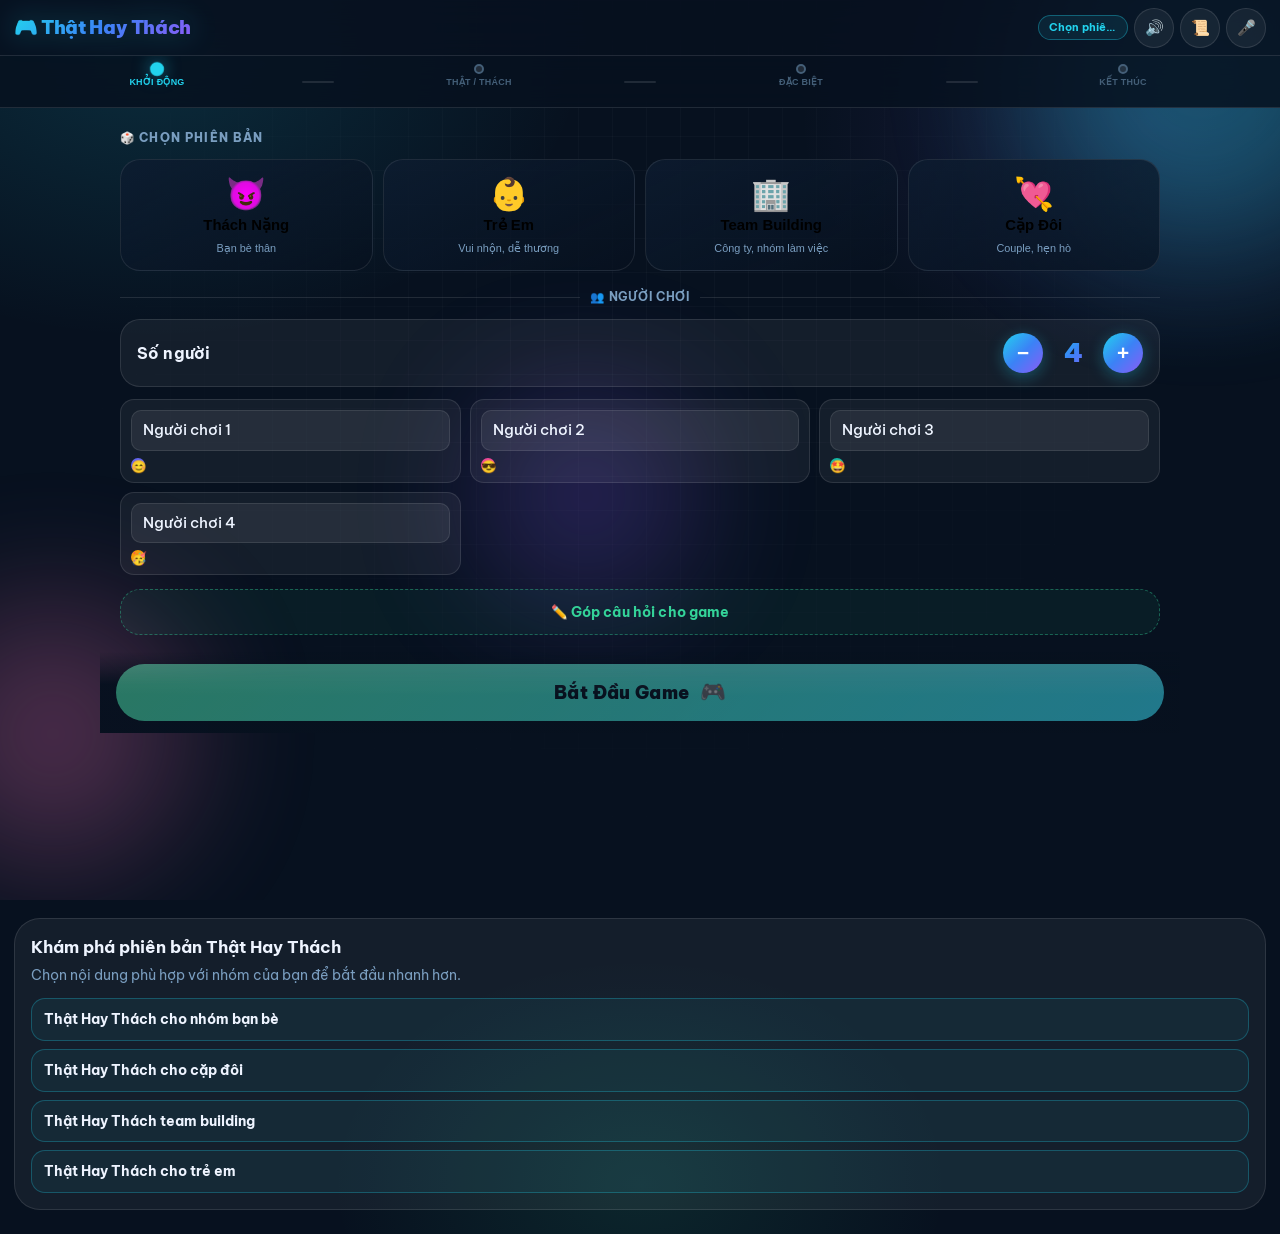
<file: index.html>
<!DOCTYPE html>
<html lang="vi">

<head>
    <meta charset="UTF-8">
    <meta name="viewport" content="width=device-width, initial-scale=1.0, maximum-scale=5.0">
    <title>Thật Hay Thách - Party Game Việt Nam | Truth or Dare Online</title>
    <meta name="description" content="Trò chơi Thật Hay Thách online miễn phí cho nhóm bạn bè, cặp đôi, team building và trẻ em. Hàng trăm câu hỏi và thử thách thú vị!">
    <meta name="keywords" content="thật hay thách, truth or dare việt nam, game nhóm bạn, game cặp đôi, game team building, trò chơi trẻ em, câu hỏi thật hay thách">
    <link rel="canonical" href="https://thathaythach.online/">
    <meta property="og:type" content="website">
    <meta property="og:title" content="Thật Hay Thách - Party Game Việt Nam">
    <meta property="og:description" content="Chơi Thật Hay Thách online miễn phí cho bạn bè, cặp đôi, team building và trẻ em.">
    <meta property="og:url" content="https://thathaythach.online/">
    <meta property="og:site_name" content="Thật Hay Thách">
    <meta property="og:locale" content="vi_VN">
    <meta name="twitter:card" content="summary_large_image">
    <meta name="twitter:title" content="Thật Hay Thách - Party Game Việt Nam">
    <meta name="twitter:description" content="Trò chơi Thật Hay Thách online miễn phí cho mọi nhóm chơi.">
    <link rel="preconnect" href="https://fonts.googleapis.com">
    <link rel="preconnect" href="https://fonts.gstatic.com" crossorigin>
    <link href="https://fonts.googleapis.com/css2?family=Be+Vietnam+Pro:wght@400;500;600;700;800;900&display=swap" rel="stylesheet">
    <link rel="icon" type="image/svg+xml" href="favicon.svg?v=1">
    <link rel="shortcut icon" href="favicon.svg?v=1">
    <link rel="stylesheet" href="styles.css?v=20260414g">
    <!-- PWA -->
    <link rel="manifest" href="manifest.json">
    <meta name="theme-color" content="#22d3ee">
    <meta name="apple-mobile-web-app-capable" content="yes">
    <meta name="apple-mobile-web-app-status-bar-style" content="black-translucent">
    <meta name="mobile-web-app-capable" content="yes">
    <meta name="format-detection" content="telephone=no">
</head>

<body>
    <!-- Background Effects -->
    <div class="bg-effects" aria-hidden="true">
        <div class="orb orb-1"></div>
        <div class="orb orb-2"></div>
        <div class="orb orb-3"></div>
    </div>

    <!-- ===== TOP HEADER ===== -->
    <header class="header" id="appHeader">
        <h1 class="logo">🎮 Thật Hay Thách</h1>
        <div class="header-right">
            <div class="game-mode-badge" id="currentModeBadge">Chọn phiên bản</div>
            <button class="btn-icon" id="toggleSound" title="Bật/Tắt Âm Thanh" aria-label="Âm thanh">🔊</button>
            <button class="btn-icon" id="openHistory" title="Lịch Sử" aria-label="Lịch sử">📜</button>
            <button class="btn-icon" id="toggleMCMode" title="Chế Độ MC" aria-label="Chế độ MC">🎤</button>
        </div>
    </header>

    <!-- MC Mode Banner -->
    <div class="mc-banner" id="mcModeBanner">
        <span>🎤 CHẾ ĐỘ MC — Chỉ bạn thấy</span>
        <button class="btn-mc-hide" id="hideAnswerBtn">👁️ Ẩn/Hiện</button>
    </div>

    <!-- ===== STEP PROGRESS BAR ===== -->
    <div class="step-bar-wrap">
        <nav class="step-bar" role="tablist" aria-label="Các bước chơi game">
            <button class="step-btn active" data-step="0" role="tab" aria-selected="true">
                <span class="step-dot"></span>
                <span class="step-lbl">Khởi Động</span>
            </button>
            <div class="step-line"></div>
            <button class="step-btn" data-step="1" role="tab" aria-selected="false">
                <span class="step-dot"></span>
                <span class="step-lbl">Thật / Thách</span>
            </button>
            <div class="step-line"></div>
            <button class="step-btn" data-step="2" role="tab" aria-selected="false">
                <span class="step-dot"></span>
                <span class="step-lbl">Đặc Biệt</span>
            </button>
            <div class="step-line"></div>
            <button class="step-btn" data-step="3" role="tab" aria-selected="false">
                <span class="step-dot"></span>
                <span class="step-lbl">Kết Thúc</span>
            </button>
        </nav>
    </div>

    <!-- ===== MAIN CONTENT ===== -->
    <main class="app-main" id="appMain">

        <!-- ── STEP 0 : Setup ── -->
        <section class="screen active" id="step0" role="tabpanel">

            <!-- Mode Selection -->
            <div class="section-label">🎲 Chọn Phiên Bản</div>
            <div class="mode-grid">
                <button class="mode-card" data-mode="thach-nang">
                    <span class="mode-icon">😈</span>
                    <span class="mode-name">Thách Nặng</span>
                    <span class="mode-sub">Bạn bè thân</span>
                </button>
                <button class="mode-card" data-mode="tre-em">
                    <span class="mode-icon">👶</span>
                    <span class="mode-name">Trẻ Em</span>
                    <span class="mode-sub">Vui nhộn, dễ thương</span>
                </button>
                <button class="mode-card" data-mode="team-building">
                    <span class="mode-icon">🏢</span>
                    <span class="mode-name">Team Building</span>
                    <span class="mode-sub">Công ty, nhóm làm việc</span>
                </button>
                <button class="mode-card" data-mode="cap-doi">
                    <span class="mode-icon">💘</span>
                    <span class="mode-name">Cặp Đôi</span>
                    <span class="mode-sub">Couple, hẹn hò</span>
                </button>
            </div>

            <!-- Divider -->
            <div class="divider">
                <span>👥 Người Chơi</span>
            </div>

            <!-- Player Count -->
            <div class="player-count-row">
                <span class="count-label">Số người</span>
                <div class="count-ctrl">
                    <button class="btn-cnt" id="decreaseTeam" aria-label="Giảm">−</button>
                    <span class="cnt-val" id="teamCount">4</span>
                    <button class="btn-cnt" id="increaseTeam" aria-label="Tăng">+</button>
                </div>
            </div>

            <!-- Player Inputs -->
            <div class="players-grid" id="teamsContainer"></div>

            <!-- Contribute link -->
            <button class="btn-contribute-link" id="openContribute">✏️ Góp câu hỏi cho game</button>

            <!-- Fixed Bottom CTA -->
            <div class="bottom-cta">
                <button class="btn-start" id="startGame">
                    <span>Bắt Đầu Game</span>
                    <span class="btn-start-icon">🎮</span>
                </button>
            </div>
        </section>

        <!-- ── STEP 1 : Truth or Dare ── -->
        <section class="screen" id="step1" role="tabpanel">

            <!-- Player Turn Banner -->
            <div class="turn-banner" id="playerTurnIndicator">
                <span class="turn-tag">Đến lượt</span>
                <span class="turn-avatar" id="currentPlayerAvatar">😊</span>
                <span class="turn-name" id="currentPlayerName">Người chơi 1</span>
            </div>

            <!-- Question Card -->
            <div class="q-card" id="questionCard">
                <span class="q-badge" id="qBadge">Câu hỏi / Nhiệm vụ</span>
                <p class="q-text" id="questionText">Chọn Thật hoặc Thách để bắt đầu!</p>
            </div>

            <!-- Truth / Dare Buttons -->
            <div class="td-row">
                <button class="btn-truth" id="randomQuestion">
                    <span class="td-icon">💬</span>
                    <span class="td-label">THẬT</span>
                </button>
                <button class="btn-dare" id="randomTask">
                    <span class="td-icon">🔥</span>
                    <span class="td-label">THÁCH</span>
                </button>
            </div>

            <!-- Secondary Actions -->
            <div class="secondary-row">
                <button class="btn-sec btn-timer-sec" id="startTimer">⏱️ Đếm Giờ</button>
                <button class="btn-sec btn-next-turn" id="nextTurn">➡️ Kế Tiếp</button>
            </div>

            <!-- Advance to next step -->
            <button class="btn-advance" id="toStep2">Vòng Đặc Biệt →</button>
        </section>

        <!-- ── STEP 2 : Special Round ── -->
        <section class="screen" id="step2" role="tabpanel">

            <div class="screen-title">
                <span class="title-icon">🌟</span>
                <div>
                    <h2>Vòng Đặc Biệt</h2>
                    <p>Thách cao trào — Cơ hội đảo ngược!</p>
                </div>
            </div>

            <!-- Special Card -->
            <div class="q-card special-q-card" id="specialCard">
                <span class="q-badge q-badge-special">⭐ Đặc Biệt</span>
                <p class="q-text">Vòng cao trào!</p>
            </div>

            <!-- Power-up Buttons -->
            <div class="power-row">
                <button class="btn-power-up" id="doublePoints">✨ Nhân Đôi Điểm</button>
                <button class="btn-power-up btn-steal" id="stealPoints">🔥 Cướp Điểm</button>
            </div>

            <!-- Draw Special Challenge -->
            <button class="btn-draw" id="randomSpecial">🎲 Bốc Thách Đặc Biệt</button>

            <button class="btn-advance" id="toStep3">Kết Thúc Game →</button>
        </section>

        <!-- ── STEP 3 : Results ── -->
        <section class="screen" id="step3" role="tabpanel">

            <div class="screen-title">
                <span class="title-icon">🏆</span>
                <div>
                    <h2>Kết Thúc</h2>
                    <p>Tổng kết và công bố người thắng!</p>
                </div>
            </div>

            <!-- Winner Banner -->
            <div class="winner-banner" id="winnerAnnouncement"></div>

            <!-- Results Grid -->
            <div class="results-grid" id="resultsContainer"></div>

            <!-- Punishment Section -->
            <div class="punishment-section">
                <div class="punishment-header">😈 Hình Phạt Cho Đội Thua</div>
                <div class="punishment-btns">
                    <button class="btn-punish btn-punish-light"  data-level="light">😅 Nhẹ</button>
                    <button class="btn-punish btn-punish-medium" data-level="medium">😰 Vừa</button>
                    <button class="btn-punish btn-punish-heavy"  data-level="heavy">🔥 Nặng</button>
                </div>
                <div class="punishment-card glass-card" id="punishmentCard">
                    <p>Nhấn chọn mức độ để bốc hình phạt!</p>
                </div>
            </div>

            <button class="btn-replay" id="playAgain">🔄 Chơi Lại</button>
        </section>

    </main>

    <section class="seo-hub" aria-label="Khám phá phiên bản game">
        <div class="seo-hub-inner">
            <h2>Khám phá phiên bản Thật Hay Thách</h2>
            <p>Chọn nội dung phù hợp với nhóm của bạn để bắt đầu nhanh hơn.</p>
            <div class="seo-link-grid">
                <a href="that-hay-thach-ban-be.html">Thật Hay Thách cho nhóm bạn bè</a>
                <a href="that-hay-thach-cap-doi.html">Thật Hay Thách cho cặp đôi</a>
                <a href="that-hay-thach-team-building.html">Thật Hay Thách team building</a>
                <a href="that-hay-thach-tre-em.html">Thật Hay Thách cho trẻ em</a>
            </div>
        </div>
    </section>

    <!-- Score Panel (Floating) -->
    <aside class="score-panel" id="scorePanel">
        <h3>📊 Điểm</h3>
        <div class="scores" id="scoresDisplay"></div>
    </aside>

    <!-- ────── MODALS ────── -->

    <!-- Timer Modal -->
    <div class="modal" id="timerModal" role="dialog" aria-modal="true" aria-label="Đếm giờ">
        <div class="modal-box">
            <button class="modal-close" id="closeTimer" aria-label="Đóng">✕</button>
            <div class="timer-num" id="timerDisplay">60</div>
            <div class="timer-opts">
                <button class="timer-opt" id="timer30">30s</button>
                <button class="timer-opt active" id="timer60">60s</button>
                <button class="timer-opt" id="timer90">90s</button>
            </div>
            <button class="btn-modal-primary" id="timerStart">▶️ Bắt Đầu</button>
        </div>
    </div>

    <!-- Score Edit Modal -->
    <div class="modal" id="scoreModal" role="dialog" aria-modal="true" aria-label="Cập nhật điểm">
        <div class="modal-box">
            <button class="modal-close" id="closeScore" aria-label="Đóng">✕</button>
            <h3 class="modal-title">📊 Cập Nhật Điểm</h3>
            <div class="score-edit" id="scoreEdit"></div>
        </div>
    </div>

    <!-- Contribute Modal -->
    <div class="modal" id="contributeModal" role="dialog" aria-modal="true" aria-label="Góp câu hỏi">
        <div class="modal-box modal-tall">
            <button class="modal-close" id="closeContribute" aria-label="Đóng">✕</button>
            <h3 class="modal-title">✏️ Góp Câu Hỏi</h3>
            <p class="modal-sub">Chia sẻ ý tưởng để game thêm vui!</p>
            <div class="form-stack">
                <label class="form-label">Phiên Bản</label>
                <select class="form-select" id="contributeMode">
                    <option value="thach-nang">😈 Thách Nặng</option>
                    <option value="tre-em">👶 Trẻ Em</option>
                    <option value="team-building">🏢 Team Building</option>
                    <option value="cap-doi">💘 Cặp Đôi</option>
                </select>
                <label class="form-label">Loại Nội Dung</label>
                <select class="form-select" id="contributeType">
                    <option value="questions">❓ Câu Hỏi</option>
                    <option value="tasks">🎭 Nhiệm Vụ</option>
                    <option value="challenges">⚡ Thử Thách</option>
                    <option value="special">⭐ Đặc Biệt</option>
                </select>
                <label class="form-label">Nội Dung</label>
                <textarea class="form-textarea" id="contributeContent" placeholder="Nhập câu hỏi hoặc thử thách của bạn..."></textarea>
                <div class="contrib-stat">📊 Đã góp: <strong id="userContribCount">0</strong> câu</div>
                <button class="btn-modal-primary" id="submitContribution">🚀 Gửi Góp Ý</button>
            </div>
            <div class="contrib-list" id="contributedList">
                <div class="contrib-list-title">📝 Câu Đã Góp</div>
                <div id="contributedItems"></div>
            </div>
        </div>
    </div>

    <!-- History Modal -->
    <div class="modal" id="historyModal" role="dialog" aria-modal="true" aria-label="Lịch sử">
        <div class="modal-box modal-tall">
            <button class="modal-close" id="closeHistory" aria-label="Đóng">✕</button>
            <h3 class="modal-title">📜 Lịch Sử Ván Chơi</h3>
            <div class="history-list" id="historyList"></div>
            <div class="history-acts">
                <button class="btn-ghost" id="clearHistory">🗑️ Xóa</button>
                <button class="btn-ghost" id="exportHistory">📤 Xuất PDF</button>
            </div>
        </div>
    </div>

    <!-- Punishment Modal -->
    <div class="modal" id="punishmentModal" role="dialog" aria-modal="true" aria-label="Hình phạt">
        <div class="modal-box">
            <span class="punish-emoji" id="punishmentEmoji">😈</span>
            <p class="punish-text" id="punishmentText">Hình phạt sẽ hiển thị ở đây</p>
            <button class="btn-modal-primary" id="closePunishment">Đã Hiểu! 👍</button>
        </div>
    </div>

    <!-- Toast Container -->
    <div class="toast-wrap" id="toastContainer" aria-live="polite"></div>

    <!-- Achievement Popup -->
    <div class="achievement-popup" id="achievementPopup" aria-live="assertive">
        <div class="achievement-box">
            <span class="ach-icon" id="achievementIcon">🏅</span>
            <span class="ach-title" id="achievementTitle">Thành Tựu Mới!</span>
            <span class="ach-desc" id="achievementDesc">Bạn đã đạt được thành tựu</span>
        </div>
    </div>

    <!-- Confetti -->
    <div id="confetti" aria-hidden="true"></div>

    <script src="app.js?v=20260414c" charset="UTF-8"></script>
    <script type="application/ld+json">
        {
          "@context": "https://schema.org",
          "@type": "WebSite",
          "name": "Thật Hay Thách",
          "url": "https://thathaythach.online/",
          "inLanguage": "vi",
          "description": "Trò chơi Thật Hay Thách online miễn phí cho nhóm bạn bè, cặp đôi, team building và trẻ em."
        }
    </script>
    <script>
        // ── PWA ──
        if ('serviceWorker' in navigator) {
            navigator.serviceWorker.register('sw.js').catch(() => {});
        }
    </script>
</body>

</html>
</file>
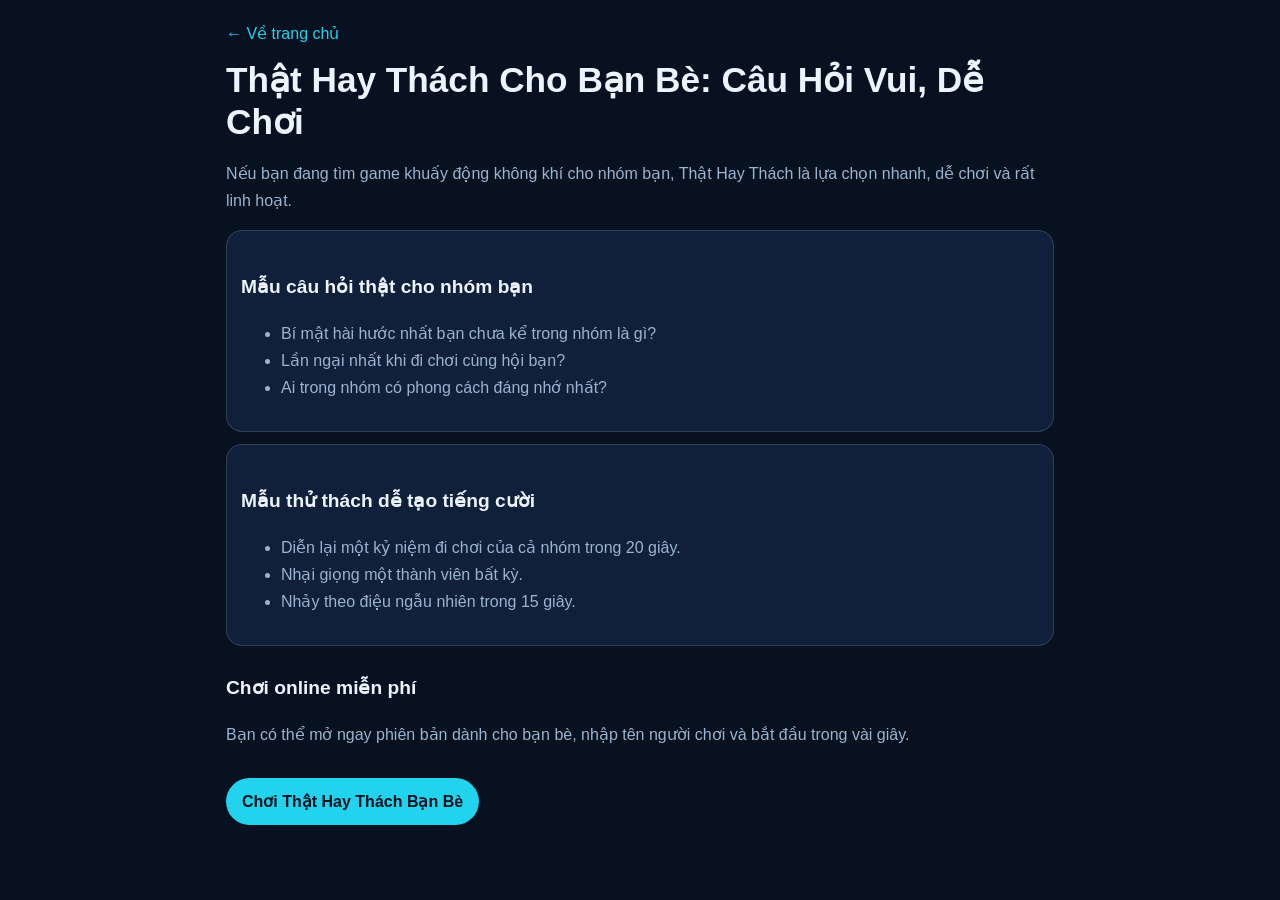
<file: that-hay-thach-ban-be.html>
<!DOCTYPE html>
<html lang="vi">
<head>
  <meta charset="UTF-8">
  <meta name="viewport" content="width=device-width, initial-scale=1.0">
  <title>Thật Hay Thách Cho Bạn Bè - Câu Hỏi Vui, Dễ Chơi</title>
  <meta name="description" content="Tổng hợp cách chơi Thật Hay Thách cho nhóm bạn bè: câu hỏi thật vui, thử thách hài hước, mẹo chơi không ngại ngùng và link chơi online miễn phí.">
  <meta name="keywords" content="thật hay thách bạn bè, câu hỏi thật cho bạn bè, thử thách vui nhóm bạn">
  <link rel="canonical" href="https://thathaythach.online/that-hay-thach-ban-be.html">
  <link rel="icon" type="image/svg+xml" href="favicon.svg">
  <meta property="og:type" content="article">
  <meta property="og:title" content="Thật Hay Thách Cho Bạn Bè - Câu Hỏi Vui, Dễ Chơi">
  <meta property="og:description" content="Mẫu câu hỏi Thật Hay Thách cho nhóm bạn bè và link chơi online miễn phí.">
  <meta property="og:url" content="https://thathaythach.online/that-hay-thach-ban-be.html">
  <style>
    :root { --bg:#07111f; --card:#10203a; --txt:#eef4ff; --muted:#9bb4cf; --line:rgba(255,255,255,.14); --brand:#22d3ee; }
    * { box-sizing: border-box; }
    body { margin:0; font-family:'Be Vietnam Pro',sans-serif; background:var(--bg); color:var(--txt); line-height:1.7; }
    .wrap { max-width:860px; margin:0 auto; padding:20px 16px 48px; }
    h1 { font-size:clamp(1.5rem,5vw,2.2rem); line-height:1.2; margin:12px 0; }
    h2 { margin-top:26px; font-size:1.2rem; }
    p,li { color:var(--muted); }
    .card { border:1px solid var(--line); background:var(--card); border-radius:16px; padding:14px; }
    .cta { display:inline-block; margin-top:14px; background:var(--brand); color:#04111f; padding:10px 16px; border-radius:999px; text-decoration:none; font-weight:800; }
    .back { color:var(--brand); text-decoration:none; }
  </style>
</head>
<body>
  <main class="wrap">
    <a class="back" href="index.html">← Về trang chủ</a>
    <h1>Thật Hay Thách Cho Bạn Bè: Câu Hỏi Vui, Dễ Chơi</h1>
    <p>Nếu bạn đang tìm game khuấy động không khí cho nhóm bạn, Thật Hay Thách là lựa chọn nhanh, dễ chơi và rất linh hoạt.</p>

    <section class="card">
      <h2>Mẫu câu hỏi thật cho nhóm bạn</h2>
      <ul>
        <li>Bí mật hài hước nhất bạn chưa kể trong nhóm là gì?</li>
        <li>Lần ngại nhất khi đi chơi cùng hội bạn?</li>
        <li>Ai trong nhóm có phong cách đáng nhớ nhất?</li>
      </ul>
    </section>

    <section class="card" style="margin-top:12px;">
      <h2>Mẫu thử thách dễ tạo tiếng cười</h2>
      <ul>
        <li>Diễn lại một kỷ niệm đi chơi của cả nhóm trong 20 giây.</li>
        <li>Nhại giọng một thành viên bất kỳ.</li>
        <li>Nhảy theo điệu ngẫu nhiên trong 15 giây.</li>
      </ul>
    </section>

    <h2>Chơi online miễn phí</h2>
    <p>Bạn có thể mở ngay phiên bản dành cho bạn bè, nhập tên người chơi và bắt đầu trong vài giây.</p>
    <a class="cta" href="index.html?mode=thach-nang">Chơi Thật Hay Thách Bạn Bè</a>
  </main>
</body>
</html>
</file>
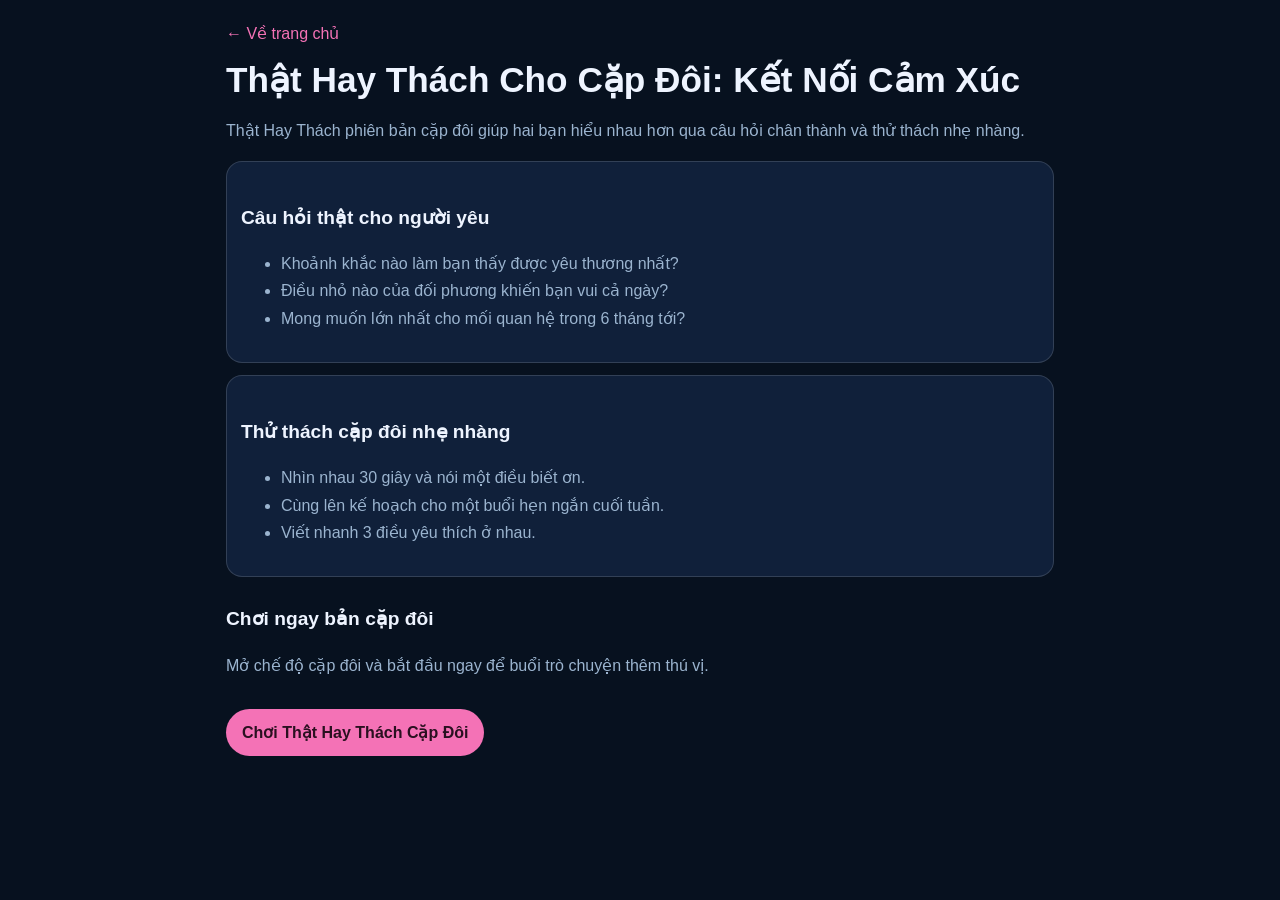
<file: that-hay-thach-cap-doi.html>
<!DOCTYPE html>
<html lang="vi">
<head>
  <meta charset="UTF-8">
  <meta name="viewport" content="width=device-width, initial-scale=1.0">
  <title>Thật Hay Thách Cho Cặp Đôi - Câu Hỏi Tình Cảm</title>
  <meta name="description" content="Gợi ý Thật Hay Thách cho cặp đôi: câu hỏi kết nối cảm xúc, thử thách nhẹ nhàng và cách chơi để buổi hẹn thú vị hơn.">
  <meta name="keywords" content="thật hay thách cặp đôi, truth or dare couple, câu hỏi cho người yêu">
  <link rel="canonical" href="https://thathaythach.online/that-hay-thach-cap-doi.html">
  <link rel="icon" type="image/svg+xml" href="favicon.svg">
  <style>
    :root { --bg:#07111f; --card:#10203a; --txt:#eef4ff; --muted:#9bb4cf; --line:rgba(255,255,255,.14); --brand:#f472b6; }
    * { box-sizing: border-box; }
    body { margin:0; font-family:'Be Vietnam Pro',sans-serif; background:var(--bg); color:var(--txt); line-height:1.7; }
    .wrap { max-width:860px; margin:0 auto; padding:20px 16px 48px; }
    h1 { font-size:clamp(1.5rem,5vw,2.2rem); line-height:1.2; margin:12px 0; }
    h2 { margin-top:26px; font-size:1.2rem; }
    p,li { color:var(--muted); }
    .card { border:1px solid var(--line); background:var(--card); border-radius:16px; padding:14px; }
    .cta { display:inline-block; margin-top:14px; background:var(--brand); color:#2a1020; padding:10px 16px; border-radius:999px; text-decoration:none; font-weight:800; }
    .back { color:var(--brand); text-decoration:none; }
  </style>
</head>
<body>
  <main class="wrap">
    <a class="back" href="index.html">← Về trang chủ</a>
    <h1>Thật Hay Thách Cho Cặp Đôi: Kết Nối Cảm Xúc</h1>
    <p>Thật Hay Thách phiên bản cặp đôi giúp hai bạn hiểu nhau hơn qua câu hỏi chân thành và thử thách nhẹ nhàng.</p>

    <section class="card">
      <h2>Câu hỏi thật cho người yêu</h2>
      <ul>
        <li>Khoảnh khắc nào làm bạn thấy được yêu thương nhất?</li>
        <li>Điều nhỏ nào của đối phương khiến bạn vui cả ngày?</li>
        <li>Mong muốn lớn nhất cho mối quan hệ trong 6 tháng tới?</li>
      </ul>
    </section>

    <section class="card" style="margin-top:12px;">
      <h2>Thử thách cặp đôi nhẹ nhàng</h2>
      <ul>
        <li>Nhìn nhau 30 giây và nói một điều biết ơn.</li>
        <li>Cùng lên kế hoạch cho một buổi hẹn ngắn cuối tuần.</li>
        <li>Viết nhanh 3 điều yêu thích ở nhau.</li>
      </ul>
    </section>

    <h2>Chơi ngay bản cặp đôi</h2>
    <p>Mở chế độ cặp đôi và bắt đầu ngay để buổi trò chuyện thêm thú vị.</p>
    <a class="cta" href="index.html?mode=cap-doi">Chơi Thật Hay Thách Cặp Đôi</a>
  </main>
</body>
</html>
</file>
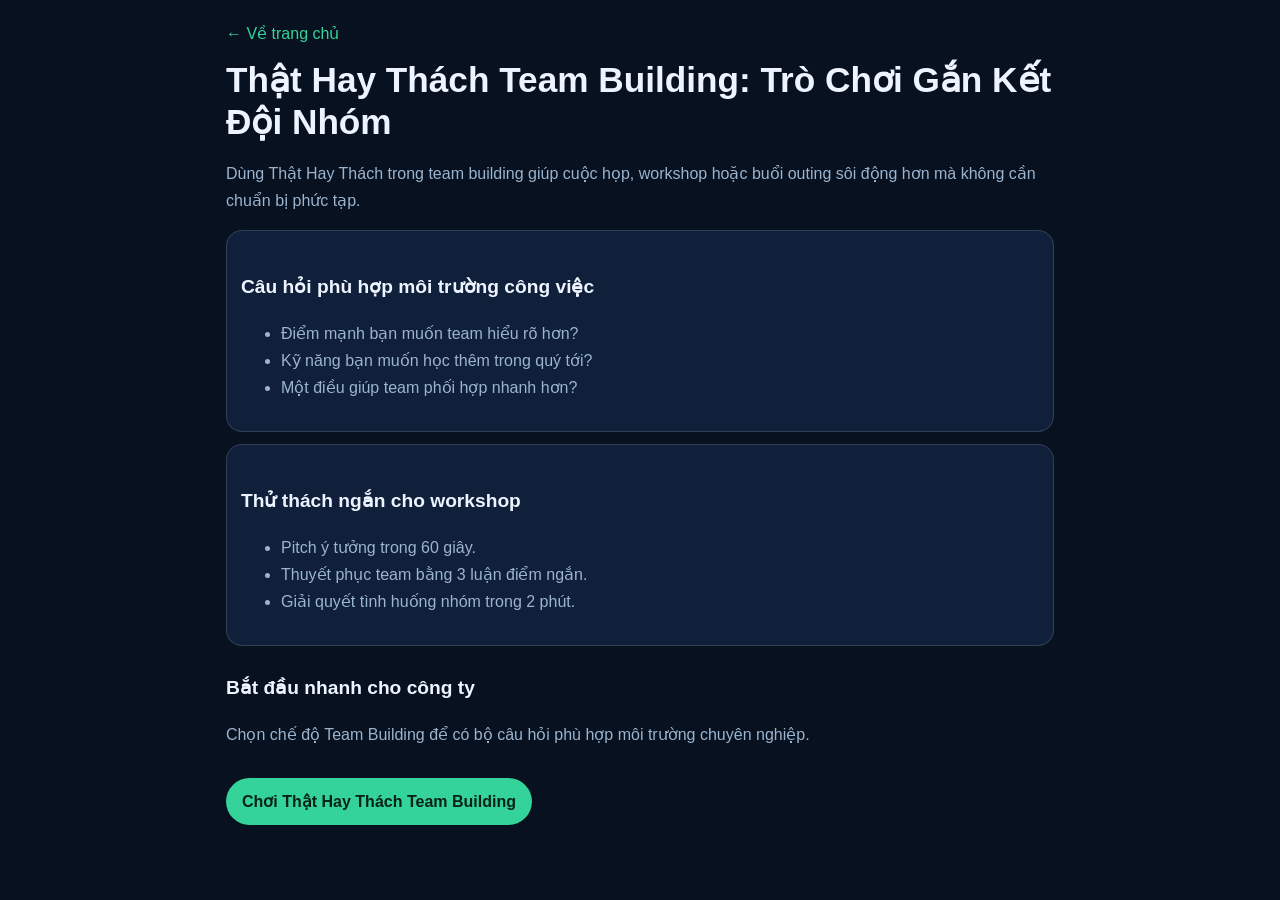
<file: that-hay-thach-team-building.html>
<!DOCTYPE html>
<html lang="vi">
<head>
  <meta charset="UTF-8">
  <meta name="viewport" content="width=device-width, initial-scale=1.0">
  <title>Thật Hay Thách Team Building - Trò Chơi Gắn Kết Đội Nhóm</title>
  <meta name="description" content="Thật Hay Thách cho team building: gợi ý câu hỏi, thử thách ngắn và cách tổ chức trò chơi cho công ty hoặc nhóm làm việc.">
  <meta name="keywords" content="thật hay thách team building, trò chơi gắn kết đội nhóm, game công ty">
  <link rel="canonical" href="https://thathaythach.online/that-hay-thach-team-building.html">
  <link rel="icon" type="image/svg+xml" href="favicon.svg">
  <style>
    :root { --bg:#07111f; --card:#10203a; --txt:#eef4ff; --muted:#9bb4cf; --line:rgba(255,255,255,.14); --brand:#34d399; }
    * { box-sizing: border-box; }
    body { margin:0; font-family:'Be Vietnam Pro',sans-serif; background:var(--bg); color:var(--txt); line-height:1.7; }
    .wrap { max-width:860px; margin:0 auto; padding:20px 16px 48px; }
    h1 { font-size:clamp(1.5rem,5vw,2.2rem); line-height:1.2; margin:12px 0; }
    h2 { margin-top:26px; font-size:1.2rem; }
    p,li { color:var(--muted); }
    .card { border:1px solid var(--line); background:var(--card); border-radius:16px; padding:14px; }
    .cta { display:inline-block; margin-top:14px; background:var(--brand); color:#082219; padding:10px 16px; border-radius:999px; text-decoration:none; font-weight:800; }
    .back { color:var(--brand); text-decoration:none; }
  </style>
</head>
<body>
  <main class="wrap">
    <a class="back" href="index.html">← Về trang chủ</a>
    <h1>Thật Hay Thách Team Building: Trò Chơi Gắn Kết Đội Nhóm</h1>
    <p>Dùng Thật Hay Thách trong team building giúp cuộc họp, workshop hoặc buổi outing sôi động hơn mà không cần chuẩn bị phức tạp.</p>

    <section class="card">
      <h2>Câu hỏi phù hợp môi trường công việc</h2>
      <ul>
        <li>Điểm mạnh bạn muốn team hiểu rõ hơn?</li>
        <li>Kỹ năng bạn muốn học thêm trong quý tới?</li>
        <li>Một điều giúp team phối hợp nhanh hơn?</li>
      </ul>
    </section>

    <section class="card" style="margin-top:12px;">
      <h2>Thử thách ngắn cho workshop</h2>
      <ul>
        <li>Pitch ý tưởng trong 60 giây.</li>
        <li>Thuyết phục team bằng 3 luận điểm ngắn.</li>
        <li>Giải quyết tình huống nhóm trong 2 phút.</li>
      </ul>
    </section>

    <h2>Bắt đầu nhanh cho công ty</h2>
    <p>Chọn chế độ Team Building để có bộ câu hỏi phù hợp môi trường chuyên nghiệp.</p>
    <a class="cta" href="index.html?mode=team-building">Chơi Thật Hay Thách Team Building</a>
  </main>
</body>
</html>
</file>
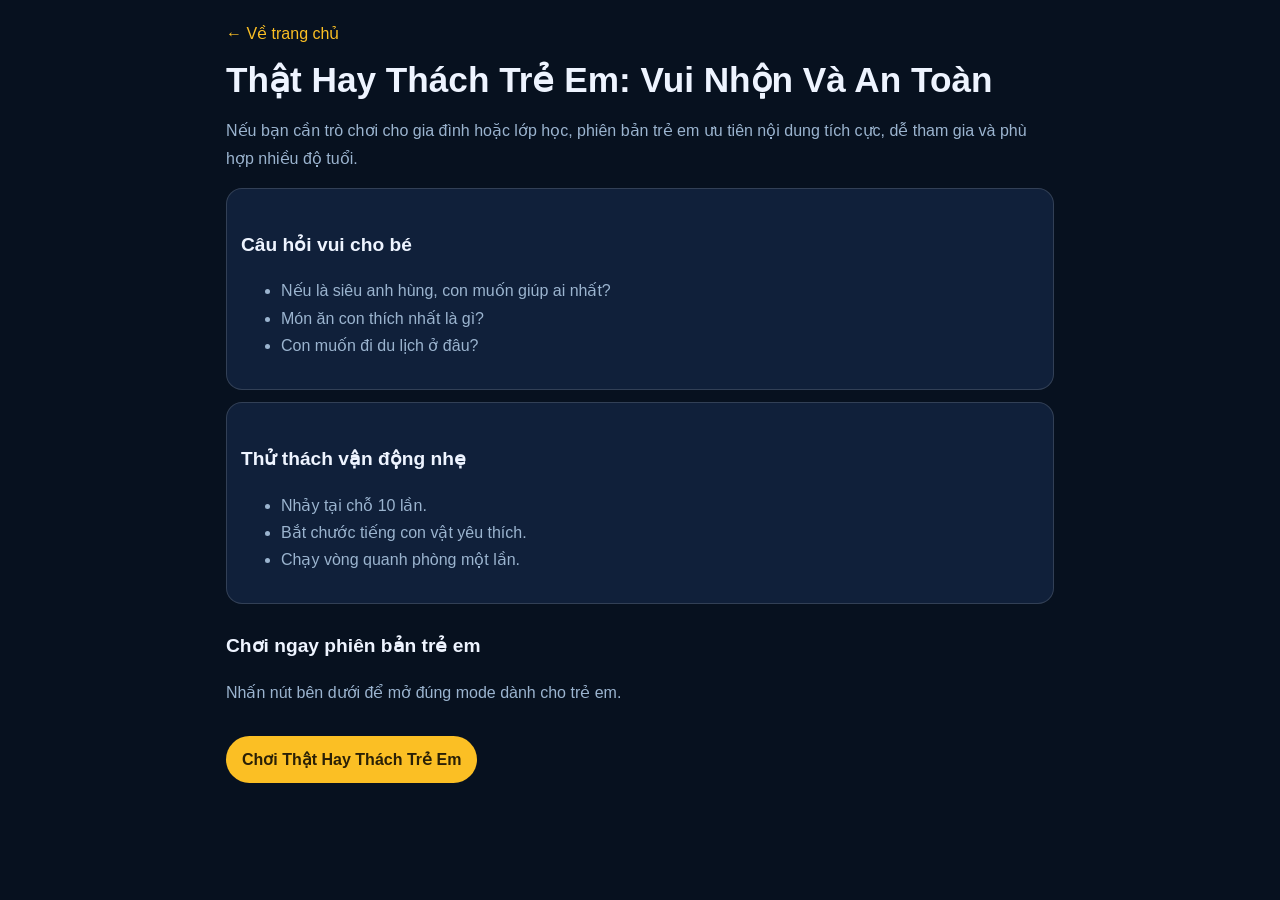
<file: that-hay-thach-tre-em.html>
<!DOCTYPE html>
<html lang="vi">
<head>
  <meta charset="UTF-8">
  <meta name="viewport" content="width=device-width, initial-scale=1.0">
  <title>Thật Hay Thách Trẻ Em - Câu Hỏi Vui Nhộn An Toàn</title>
  <meta name="description" content="Phiên bản Thật Hay Thách cho trẻ em với câu hỏi vui nhộn, thử thách vận động nhẹ và nội dung phù hợp gia đình.">
  <meta name="keywords" content="thật hay thách trẻ em, trò chơi cho bé, câu hỏi vui cho trẻ em">
  <link rel="canonical" href="https://thathaythach.online/that-hay-thach-tre-em.html">
  <link rel="icon" type="image/svg+xml" href="favicon.svg">
  <style>
    :root { --bg:#07111f; --card:#10203a; --txt:#eef4ff; --muted:#9bb4cf; --line:rgba(255,255,255,.14); --brand:#fbbf24; }
    * { box-sizing: border-box; }
    body { margin:0; font-family:'Be Vietnam Pro',sans-serif; background:var(--bg); color:var(--txt); line-height:1.7; }
    .wrap { max-width:860px; margin:0 auto; padding:20px 16px 48px; }
    h1 { font-size:clamp(1.5rem,5vw,2.2rem); line-height:1.2; margin:12px 0; }
    h2 { margin-top:26px; font-size:1.2rem; }
    p,li { color:var(--muted); }
    .card { border:1px solid var(--line); background:var(--card); border-radius:16px; padding:14px; }
    .cta { display:inline-block; margin-top:14px; background:var(--brand); color:#2a2006; padding:10px 16px; border-radius:999px; text-decoration:none; font-weight:800; }
    .back { color:var(--brand); text-decoration:none; }
  </style>
</head>
<body>
  <main class="wrap">
    <a class="back" href="index.html">← Về trang chủ</a>
    <h1>Thật Hay Thách Trẻ Em: Vui Nhộn Và An Toàn</h1>
    <p>Nếu bạn cần trò chơi cho gia đình hoặc lớp học, phiên bản trẻ em ưu tiên nội dung tích cực, dễ tham gia và phù hợp nhiều độ tuổi.</p>

    <section class="card">
      <h2>Câu hỏi vui cho bé</h2>
      <ul>
        <li>Nếu là siêu anh hùng, con muốn giúp ai nhất?</li>
        <li>Món ăn con thích nhất là gì?</li>
        <li>Con muốn đi du lịch ở đâu?</li>
      </ul>
    </section>

    <section class="card" style="margin-top:12px;">
      <h2>Thử thách vận động nhẹ</h2>
      <ul>
        <li>Nhảy tại chỗ 10 lần.</li>
        <li>Bắt chước tiếng con vật yêu thích.</li>
        <li>Chạy vòng quanh phòng một lần.</li>
      </ul>
    </section>

    <h2>Chơi ngay phiên bản trẻ em</h2>
    <p>Nhấn nút bên dưới để mở đúng mode dành cho trẻ em.</p>
    <a class="cta" href="index.html?mode=tre-em">Chơi Thật Hay Thách Trẻ Em</a>
  </main>
</body>
</html>
</file>
<file: styles.css>
/* ============================================================
   THẬT HAY THÁCH — Mobile-First Layout 2026
   ============================================================ */

@import url('https://fonts.googleapis.com/css2?family=Be+Vietnam+Pro:wght@400;500;600;700;800;900&display=swap');

/* ── Tokens ── */
:root {
    --c-bg:        #07111f;
    --c-surface:   #0d1c30;
    --c-card:      rgba(255,255,255,0.055);
    --c-border:    rgba(255,255,255,0.11);
    --c-border-hv: rgba(34,211,238,0.5);

    --c-txt:       #eef4ff;
    --c-txt2:      #7a9ec0;
    --c-txt3:      #445f78;

    --cyan:   #22d3ee;
    --blue:   #3b82f6;
    --violet: #8b5cf6;
    --pink:   #f472b6;
    --green:  #34d399;
    --amber:  #fbbf24;
    --orange: #fb923c;
    --red:    #f87171;

    --g-brand:  linear-gradient(135deg, #22d3ee, #3b82f6 50%, #8b5cf6);
    --g-teal:   linear-gradient(135deg, #34d399, #22d3ee);
    --g-fire:   linear-gradient(135deg, #fb923c, #ef4444);
    --g-pink:   linear-gradient(135deg, #f472b6, #8b5cf6);
    --g-gold:   linear-gradient(135deg, #fbbf24, #fb923c);
    --g-truth:  linear-gradient(135deg, #1d4ed8, #3b82f6, #6366f1);
    --g-dare:   linear-gradient(135deg, #be123c, #ef4444, #f472b6);

    --blur: blur(18px);
    --r-sm: 10px;
    --r-md: 14px;
    --r-lg: 20px;
    --r-xl: 26px;
    --r-pill: 999px;

    --ease: cubic-bezier(.4,0,.2,1);
    --spring: cubic-bezier(.34,1.56,.64,1);

    /* Button sizing */
    --btn-h-sm: 40px;
    --btn-h-md: 46px;
    --btn-h-lg: 54px;

    /* Layout */
    --header-h:  56px;
    --stepbar-h: 52px;
    --bottomcta-h: 76px;
    --safe-bot: env(safe-area-inset-bottom, 0px);
    --safe-top: env(safe-area-inset-top,    0px);
}

/* ── Reset ── */
*,*::before,*::after { box-sizing:border-box; margin:0; padding:0; -webkit-tap-highlight-color:transparent; }
html { scroll-behavior:smooth; -webkit-text-size-adjust:100%; }

body {
    font-family: 'Be Vietnam Pro', -apple-system, sans-serif;
    background: var(--c-bg);
    color: var(--c-txt);
    line-height: 1.45;
    min-height: 100dvh;
    overflow-x: hidden;
    -webkit-font-smoothing: antialiased;
    /* layered radial glow */
    background-image:
        radial-gradient(ellipse 65% 45% at 12% 4%,  rgba(34,211,238,.14) 0%, transparent 52%),
        radial-gradient(ellipse 55% 40% at 90% 10%, rgba(139,92,246,.15) 0%, transparent 50%),
        radial-gradient(ellipse 50% 38% at 50% 96%, rgba(52,211,153,.11) 0%, transparent 48%);
}

body.modal-open {
    overflow: hidden;
}

/* Grid overlay */
body::before {
    content:'';
    position:fixed; inset:0; z-index:0; pointer-events:none;
    background-image:
        linear-gradient(rgba(255,255,255,.022) 1px, transparent 1px),
        linear-gradient(90deg, rgba(255,255,255,.022) 1px, transparent 1px);
    background-size: 34px 34px;
    mask-image: radial-gradient(ellipse at 50% 30%, black 15%, transparent 68%);
}

/* ── Background orbs ── */
.bg-effects { position:fixed; inset:0; z-index:0; pointer-events:none; overflow:hidden; }
.orb { position:absolute; border-radius:50%; filter:blur(72px); opacity:.3; }

.orb-1 { width:min(360px,80vw); height:min(360px,80vw); background:var(--cyan);   top:-12%; right:-8%;  animation:orbf 22s ease-in-out infinite; }
.orb-2 { width:min(260px,65vw); height:min(260px,65vw); background:var(--pink);   bottom:4%; left:-6%;  animation:orbf 18s ease-in-out infinite reverse; animation-delay:-6s; }
.orb-3 { width:min(200px,52vw); height:min(200px,52vw); background:var(--violet); top:44%;   left:38%;  animation:orbf 26s ease-in-out infinite; animation-delay:-12s; }

@keyframes orbf {
    0%,100% { transform:translate(0,0) scale(1); }
    25%      { transform:translate(22px,-24px) scale(1.07); }
    50%      { transform:translate(-16px,18px) scale(0.94); }
    75%      { transform:translate(16px,24px) scale(1.04); }
}

/* ============================================================
   HEADER
   ============================================================ */
.header {
    position: fixed;
    top: 0; left: 0; right: 0;
    z-index: 300;
    height: calc(var(--header-h) + var(--safe-top));
    padding: var(--safe-top) 14px 0;
    display: flex;
    flex-direction: row;
    align-items: center;
    justify-content: space-between;
    gap: 8px;
    background: rgba(7,17,31,0.88);
    border-bottom: 1px solid var(--c-border);
    backdrop-filter: var(--blur);
    -webkit-backdrop-filter: var(--blur);
}

.logo {
    font-size: clamp(.9rem, 4vw, 1.2rem);
    font-weight: 900;
    letter-spacing: -.02em;
    background: var(--g-brand);
    -webkit-background-clip: text;
    -webkit-text-fill-color: transparent;
    background-clip: text;
    white-space: nowrap;
    flex-shrink: 0;
    filter: drop-shadow(0 0 14px rgba(34,211,238,.35));
}

.header-right {
    display: flex !important;
    flex-direction: row !important;
    align-items: center !important;
    gap: 6px;
    flex-shrink: 0;
    margin-left: auto;
}

.game-mode-badge {
    padding: 4px 10px;
    border-radius: var(--r-pill);
    border: 1px solid rgba(34,211,238,.35);
    background: rgba(34,211,238,.09);
    font-size: .68rem;
    font-weight: 700;
    color: var(--cyan);
    white-space: nowrap;
    max-width: 90px;
    overflow: hidden;
    text-overflow: ellipsis;
    flex-shrink: 1;
}

.btn-icon {
    width: 34px; height: 34px;
    border: 1px solid var(--c-border);
    border-radius: 50%;
    background: rgba(255,255,255,.06);
    color: var(--c-txt);
    font-size: .95rem;
    cursor: pointer;
    display: flex; align-items: center; justify-content: center;
    transition: background .2s, transform .15s var(--spring);
    position: relative; overflow: hidden;
    flex-shrink: 0;
}
.btn-icon::after {
    content:''; position:absolute; inset:0; border-radius:50%;
    background: var(--g-brand); opacity:0; transition:opacity .2s;
}
.btn-icon:hover::after, .btn-icon.active::after { opacity:1; }
.btn-icon > * { position:relative; z-index:1; pointer-events:none; }
.btn-icon:active { transform:scale(.88); }
.btn-icon.muted { opacity:.4; }

/* ── MC Banner ── */
.mc-banner {
    display: none;
    position: fixed;
    top: calc(var(--header-h) + var(--safe-top));
    left: 0; right: 0;
    z-index: 290;
    align-items: center;
    justify-content: space-between;
    padding: 9px 16px;
    background: linear-gradient(135deg, rgba(251,191,36,.18), rgba(251,146,60,.13));
    border-bottom: 1px solid rgba(251,191,36,.4);
    font-size: .82rem; font-weight: 700; color: var(--amber);
}
.mc-banner.active { display:flex; }
.btn-mc-hide {
    padding: 5px 13px;
    border: 1px solid var(--amber); border-radius: var(--r-pill);
    background: transparent; color: var(--amber);
    font-family: inherit; font-size: .78rem; font-weight: 700; cursor: pointer;
    transition: background .15s, color .15s;
}
.btn-mc-hide:hover { background: var(--amber); color:#07111f; }

/* ============================================================
   STEP PROGRESS BAR
   ============================================================ */
.step-bar-wrap {
    position: fixed;
    top: calc(var(--header-h) + var(--safe-top));
    left: 0; right: 0;
    z-index: 280;
    height: var(--stepbar-h);
    background: rgba(7,17,31,.85);
    border-bottom: 1px solid var(--c-border);
    backdrop-filter: var(--blur);
    -webkit-backdrop-filter: var(--blur);
    display: flex;
    align-items: center;
    padding: 0 12px;
}

.mc-banner.active ~ .step-bar-wrap {
    top: calc(var(--header-h) + var(--safe-top) + 38px);
}

.step-bar {
    display: flex;
    align-items: center;
    width: 100%;
    gap: 0;
}

.step-btn {
    display: flex;
    flex-direction: column;
    align-items: center;
    gap: 3px;
    flex: 1;
    background: transparent;
    border: none;
    cursor: pointer;
    padding: 4px 0;
    position: relative;
    min-height: 44px;
}

.step-dot {
    width: 10px; height: 10px;
    border-radius: 50%;
    background: var(--c-border);
    border: 2px solid var(--c-txt3);
    transition: background .3s, border-color .3s, transform .3s var(--spring), box-shadow .3s;
    display: block;
}

.step-btn.active .step-dot {
    background: var(--cyan);
    border-color: var(--cyan);
    transform: scale(1.4);
    box-shadow: 0 0 12px rgba(34,211,238,.6);
}

.step-btn.completed .step-dot {
    background: var(--green);
    border-color: var(--green);
    box-shadow: 0 0 8px rgba(52,211,153,.5);
}

.step-lbl {
    font-size: .56rem;
    font-weight: 700;
    letter-spacing: .03em;
    color: var(--c-txt3);
    white-space: nowrap;
    transition: color .25s;
    text-transform: uppercase;
}

.step-btn.active .step-lbl   { color: var(--cyan); }
.step-btn.completed .step-lbl { color: var(--green); }

.step-line {
    flex: 1;
    height: 2px;
    background: var(--c-border);
    border-radius: 2px;
    max-width: 32px;
    transition: background .3s;
}

.step-btn.completed + .step-line { background: var(--green); }

/* ============================================================
   MAIN SCROLL AREA
   ============================================================ */
.app-main {
    position: relative;
    z-index: 1;
    margin-top: calc(var(--header-h) + var(--stepbar-h) + var(--safe-top));
    padding-bottom: 20px;
    min-height: calc(100dvh - var(--header-h) - var(--stepbar-h) - var(--safe-top));
}

.seo-hub {
    position: relative;
    z-index: 1;
    padding: 18px 14px calc(24px + var(--safe-bot));
}

.seo-hub-inner {
    border: 1px solid var(--c-border);
    border-radius: var(--r-xl);
    background: var(--c-card);
    padding: 16px;
}

.seo-hub h2 {
    font-size: 1.05rem;
    margin-bottom: 6px;
}

.seo-hub p {
    color: var(--c-txt2);
    font-size: .88rem;
    margin-bottom: 12px;
}

.seo-link-grid {
    display: grid;
    grid-template-columns: 1fr;
    gap: 8px;
}

.seo-link-grid a {
    display: block;
    padding: 10px 12px;
    border-radius: var(--r-md);
    border: 1px solid rgba(34,211,238,.28);
    background: rgba(34,211,238,.06);
    color: var(--c-txt);
    text-decoration: none;
    font-size: .9rem;
    font-weight: 700;
    transition: transform .15s var(--spring), background .2s;
}

.seo-link-grid a:hover {
    transform: translateY(-2px);
    background: rgba(34,211,238,.14);
}

/* ── Screens ── */
.screen {
    display: none;
    animation: screenIn .38s var(--ease) both;
    padding: 16px 14px;
}
.screen.active { display: block; }

/* Step 0 has fixed bottom CTA, needs extra bottom padding */
#step0 { padding-bottom: calc(var(--bottomcta-h) + var(--safe-bot) + 10px); }

/* ============================================================
   MICRO TYPOGRAPHY TUNING PER STEP
   ============================================================ */
#step0 .section-label {
    letter-spacing: .1em;
    margin-bottom: 12px;
}

#step0 .mode-name {
    font-size: .93rem;
    line-height: 1.28;
}

#step0 .mode-sub {
    line-height: 1.38;
}

#step0 .count-label {
    font-size: 1rem;
    letter-spacing: .01em;
}

#step0 .team-input input {
    font-size: .95rem;
    line-height: 1.35;
}

#step0 .btn-start {
    font-size: clamp(1.02rem, 3.1vw, 1.15rem);
    letter-spacing: .02em;
}

#step1 .turn-name {
    font-size: clamp(1.15rem, 4.6vw, 1.42rem);
    line-height: 1.2;
}

#step1 .q-text {
    max-width: 26ch;
    margin-inline: auto;
    font-size: clamp(1.12rem, 4.6vw, 1.4rem);
    line-height: 1.72;
    letter-spacing: .01em;
}

#step1 .td-label {
    letter-spacing: .06em;
}

#step1 .btn-sec,
#step1 .btn-advance {
    font-size: .95rem;
    line-height: 1.35;
}

#step2 .screen-title h2 {
    font-size: clamp(1.45rem, 4.1vw, 1.8rem);
    line-height: 1.14;
}

#step2 .screen-title p {
    font-size: .9rem;
    line-height: 1.5;
}

#step2 .q-text {
    max-width: 28ch;
    margin-inline: auto;
    font-size: clamp(1.08rem, 4.2vw, 1.28rem);
    line-height: 1.68;
}

#step2 .btn-power-up,
#step2 .btn-draw,
#step2 .btn-advance {
    line-height: 1.35;
    letter-spacing: .01em;
}

#step3 .winner-lbl {
    letter-spacing: .04em;
}

#step3 .winner-name {
    font-size: clamp(1.4rem, 5vw, 1.9rem);
    line-height: 1.15;
}

#step3 .result-name {
    font-size: .95rem;
    line-height: 1.36;
}

#step3 .result-score {
    font-size: clamp(1.9rem, 5.8vw, 2.4rem);
}

#step3 .punishment-header {
    font-size: .95rem;
    line-height: 1.4;
}

#step3 .punishment-card,
#step3 .punish-text {
    line-height: 1.6;
}

#step3 .btn-replay {
    letter-spacing: .015em;
}

@keyframes screenIn {
    from { opacity:0; transform:translateY(18px); }
    to   { opacity:1; transform:translateY(0); }
}

/* ============================================================
   STEP 0 — SETUP SCREEN
   ============================================================ */

/* Section label */
.section-label {
    font-size: .72rem;
    font-weight: 800;
    letter-spacing: .08em;
    text-transform: uppercase;
    color: var(--c-txt2);
    margin-bottom: 11px;
}

/* Mode Grid */
.mode-grid {
    display: grid;
    grid-template-columns: repeat(2, 1fr);
    gap: 10px;
    margin-bottom: 18px;
}

.mode-card {
    display: flex;
    flex-direction: column;
    align-items: center;
    gap: 6px;
    padding: 18px 10px 14px;
    background: linear-gradient(155deg, rgba(13,28,48,.85), rgba(7,17,31,.65));
    border: 1.5px solid rgba(255,255,255,.09);
    border-radius: var(--r-lg);
    cursor: pointer;
    transition: transform .22s var(--spring), border-color .2s, box-shadow .22s;
    position: relative;
    overflow: hidden;
    user-select: none;
}

.mode-card::before {
    content:'';
    position:absolute; inset:0;
    background: var(--g-brand);
    opacity:0;
    transition:opacity .22s;
}

.mode-card:hover   { transform:translateY(-3px) scale(1.02); border-color:rgba(34,211,238,.4); box-shadow:0 8px 24px rgba(34,211,238,.18); }
.mode-card:active  { transform:scale(.96); }
.mode-card.selected {
    border-color: var(--cyan);
    box-shadow: 0 0 0 1px rgba(34,211,238,.25), 0 8px 24px rgba(34,211,238,.22);
    transform: translateY(-2px) scale(1.01);
}
.mode-card.selected::before { opacity:.1; }

.mode-icon {
    font-size: 2rem; line-height: 1;
    position: relative; z-index: 1;
    transition: transform .22s var(--spring);
}
.mode-card:hover .mode-icon,
.mode-card.selected .mode-icon { transform:scale(1.18) rotate(-6deg); }

.mode-name {
    font-weight: 800; font-size: .88rem;
    position: relative; z-index: 1;
    text-align: center;
}
.mode-sub {
    font-size: .68rem; color: var(--c-txt2);
    position: relative; z-index: 1;
    text-align: center;
}

/* Divider */
.divider {
    display: flex;
    align-items: center;
    gap: 10px;
    margin: 18px 0 14px;
    color: var(--c-txt2);
    font-size: .72rem; font-weight: 700;
    letter-spacing: .06em; text-transform: uppercase;
}
.divider::before, .divider::after {
    content:''; flex:1;
    height:1px; background: var(--c-border);
}

/* Player Count Row */
.player-count-row {
    display: flex;
    align-items: center;
    justify-content: space-between;
    padding: 13px 16px;
    background: var(--c-card);
    border: 1px solid var(--c-border);
    border-radius: var(--r-lg);
    margin-bottom: 12px;
}

.count-label {
    font-weight: 700; font-size: .95rem; color: var(--c-txt);
}

.count-ctrl {
    display: flex; align-items: center; gap: 14px;
}

.btn-cnt {
    width: 38px; height: 38px;
    border: none; border-radius: 50%;
    background: var(--g-brand);
    color: white;
    font-size: 1.3rem; font-weight: 900;
    cursor: pointer;
    display: flex; align-items: center; justify-content: center;
    box-shadow: 0 4px 16px rgba(34,211,238,.3);
    transition: transform .15s var(--spring), box-shadow .2s;
}
.btn-cnt:hover  { transform:scale(1.12); }
.btn-cnt:active { transform:scale(.88); }

/* Use btn-count as alias for JS compat */
.btn-count { /* same as btn-cnt */ }

.cnt-val {
    font-size: 1.65rem; font-weight: 900;
    min-width: 32px; text-align: center;
    background: var(--g-brand);
    -webkit-background-clip: text;
    -webkit-text-fill-color: transparent;
    background-clip: text;
}

/* Players Grid */
.players-grid {
    display: grid;
    grid-template-columns: repeat(2, 1fr);
    gap: 9px;
    margin-bottom: 14px;
}

/* team-input class for JS-generated inputs */
.team-input, .player-card {
    background: var(--c-card);
    border: 1px solid var(--c-border);
    border-radius: var(--r-md);
    padding: 10px;
    display: flex;
    flex-direction: column;
    gap: 7px;
    transition: border-color .2s;
}
.team-input:focus-within, .player-card:focus-within { border-color: rgba(34,211,238,.45); }

.team-input input, .player-card input {
    background: rgba(255,255,255,.07);
    border: 1px solid rgba(255,255,255,.1);
    border-radius: var(--r-sm);
    padding: 9px 11px;
    color: var(--c-txt);
    font-family: inherit;
    font-size: .9rem; font-weight: 500;
    width: 100%;
    transition: border-color .2s, box-shadow .2s;
}
.team-input input:focus, .player-card input:focus {
    outline: none;
    border-color: var(--cyan);
    box-shadow: 0 0 0 3px rgba(34,211,238,.14);
}
.team-input input::placeholder, .player-card input::placeholder { color: var(--c-txt3); }

.team-color, .player-emoji {
    display: flex; align-items: center; gap: 7px;
    font-size: .78rem; color: var(--c-txt2);
}
.team-color-dot { width:14px; height:14px; border-radius:50%; flex-shrink:0; }

/* Contribute Link */
.btn-contribute-link {
    display: block;
    width: 100%;
    margin-bottom: 12px;
    padding: 11px;
    border: 1px dashed rgba(52,211,153,.4);
    border-radius: var(--r-lg);
    background: rgba(52,211,153,.06);
    color: var(--green);
    font-family: inherit; font-size: .85rem; font-weight: 700;
    cursor: pointer; text-align: center;
    transition: background .2s, border-color .2s;
}
.btn-contribute-link:hover { background: rgba(52,211,153,.12); border-color: rgba(52,211,153,.6); }

/* Fixed Bottom CTA */
.bottom-cta {
    position: fixed;
    bottom: 0; left: 0; right: 0;
    z-index: 260;
    padding: 12px 16px calc(12px + var(--safe-bot));
    background: linear-gradient(to top, rgba(7,17,31,.98) 60%, transparent);
}

.btn-start {
    display: flex;
    align-items: center;
    justify-content: center;
    gap: 10px;
    width: 100%;
    padding: 16px 24px;
    border: none;
    border-radius: var(--r-pill);
    background: var(--g-teal);
    color: #071120;
    font-family: inherit; font-size: 1.1rem; font-weight: 900;
    cursor: pointer;
    letter-spacing: .01em;
    box-shadow: 0 8px 28px rgba(52,211,153,.45);
    transition: transform .18s var(--spring), box-shadow .22s;
    position: relative; overflow: hidden;
}
.btn-start::after {
    content:'';
    position:absolute; inset:0;
    background: linear-gradient(rgba(255,255,255,.14), transparent 55%);
    border-radius: inherit; pointer-events:none;
}
.btn-start:hover  { transform:translateY(-3px); box-shadow:0 14px 38px rgba(52,211,153,.58); }
.btn-start:active { transform:scale(.97) translateY(0); }
.btn-start-icon { font-size:1.3rem; }
.btn-start:disabled,
.btn-start[aria-disabled="true"] {
    opacity: .55;
    cursor: not-allowed;
    box-shadow: none;
    transform: none;
    filter: grayscale(.15);
}

/* ============================================================
   BUTTON DISPLAY OPTIMIZATION
   ============================================================ */
.btn-icon,
.btn-cnt,
.btn-score,
.modal-close,
.btn-delete-contrib {
    min-width: var(--btn-h-sm);
    min-height: var(--btn-h-sm);
}

.btn-contribute-link,
.btn-sec,
.btn-advance,
.btn-power-up,
.btn-punish,
.btn-ghost,
.timer-opt,
.btn-mc-hide {
    min-height: var(--btn-h-md);
    line-height: 1.28;
    white-space: normal;
    letter-spacing: .01em;
}

.btn-start,
.btn-draw,
.btn-replay,
.btn-modal-primary {
    min-height: var(--btn-h-lg);
    line-height: 1.2;
}

.btn-truth,
.btn-dare {
    min-height: 124px;
    justify-content: center;
}

.td-label,
.btn-power-up,
.btn-punish,
.btn-ghost,
.btn-advance,
.btn-sec,
.btn-contribute-link {
    text-wrap: balance;
}

/* ============================================================
   STEP 1 — TRUTH OR DARE SCREEN
   ============================================================ */

/* Turn Banner */
.turn-banner {
    display: flex;
    align-items: center;
    gap: 10px;
    padding: 12px 16px;
    margin-bottom: 14px;
    background: linear-gradient(135deg, rgba(34,211,238,.1), rgba(139,92,246,.1));
    border: 1.5px solid rgba(34,211,238,.3);
    border-radius: var(--r-xl);
    animation: turnGlow 2.8s ease-in-out infinite;
}

@keyframes turnGlow {
    0%,100% { box-shadow:0 0 16px rgba(34,211,238,.18); }
    50%      { box-shadow:0 0 32px rgba(34,211,238,.4); }
}

.turn-tag {
    font-size: .78rem; font-weight: 700;
    color: var(--c-txt2);
    flex-shrink: 0;
}
.turn-avatar {
    font-size: 1.7rem; line-height: 1;
    animation: avBounce 1.6s ease-in-out infinite;
    flex-shrink: 0;
}
@keyframes avBounce {
    0%,100% { transform:translateY(0) rotate(0); }
    40%      { transform:translateY(-6px) rotate(-4deg); }
    70%      { transform:translateY(-3px) rotate(3deg); }
}
.turn-name {
    font-size: 1.2rem; font-weight: 900;
    background: var(--g-brand);
    -webkit-background-clip: text;
    -webkit-text-fill-color: transparent;
    background-clip: text;
    letter-spacing: -.02em;
    flex: 1;
    overflow: hidden;
    text-overflow: ellipsis;
    white-space: nowrap;
}

/* Question Card */
.q-card {
    position: relative;
    min-height: 190px;
    display: flex;
    flex-direction: column;
    justify-content: center;
    padding: 44px 18px 22px;
    margin-bottom: 16px;
    background: linear-gradient(155deg, rgba(34,211,238,.1), rgba(139,92,246,.07), rgba(7,17,31,.55));
    border: 1px solid rgba(34,211,238,.22);
    border-radius: var(--r-xl);
    overflow: hidden;
    transition: box-shadow .3s;
    box-shadow: 0 8px 32px rgba(7,17,31,.4);
}
.q-card:hover { box-shadow: 0 12px 40px rgba(34,211,238,.15); }

.special-q-card {
    background: linear-gradient(155deg, rgba(251,191,36,.12), rgba(251,146,60,.07), rgba(7,17,31,.55));
    border-color: rgba(251,191,36,.28);
}

/* Shimmer glow in card */
.q-card::before {
    content:'';
    position:absolute; top:-40%; left:-20%;
    width:60%; height:180%;
    background: linear-gradient(105deg, transparent 40%, rgba(255,255,255,.04) 50%, transparent 60%);
    animation: cardShimmer 4s ease-in-out infinite;
    pointer-events:none;
}
@keyframes cardShimmer {
    0%   { transform:translateX(-100%) skewX(-12deg); }
    60%,100% { transform:translateX(300%) skewX(-12deg); }
}

.q-badge {
    position:absolute; top:14px; left:14px;
    padding: 4px 13px;
    border-radius: var(--r-pill);
    background: var(--g-brand);
    font-size: .68rem; font-weight: 800;
    letter-spacing: .05em; text-transform: uppercase;
    color: white;
    box-shadow: 0 4px 14px rgba(34,211,238,.3);
}
.q-badge-special {
    background: var(--g-gold);
    box-shadow: 0 4px 14px rgba(251,191,36,.3);
}

.q-text {
    font-size: clamp(1.05rem,4vw,1.32rem);
    font-weight: 700; line-height: 1.65;
    text-align: center;
    color: var(--c-txt);
}

/* Truth / Dare Buttons */
.td-row {
    display: grid;
    grid-template-columns: 1fr 1fr;
    gap: 10px;
    margin-bottom: 12px;
}

.btn-truth, .btn-dare {
    display: flex;
    flex-direction: column;
    align-items: center;
    gap: 6px;
    padding: 18px 10px 16px;
    border: none;
    border-radius: var(--r-xl);
    cursor: pointer;
    transition: transform .18s var(--spring), box-shadow .22s;
    position: relative; overflow: hidden;
    font-family: inherit;
}
.btn-truth::after, .btn-dare::after {
    content:'';
    position:absolute; inset:0;
    background:linear-gradient(180deg, rgba(255,255,255,.13), transparent 55%);
    pointer-events:none;
}

.btn-truth {
    background: var(--g-truth);
    box-shadow: 0 6px 22px rgba(59,130,246,.45);
}
.btn-truth:hover  { transform:translateY(-5px) scale(1.03); box-shadow:0 12px 34px rgba(59,130,246,.6); }
.btn-truth:active { transform:scale(.95); }

.btn-dare {
    background: var(--g-dare);
    box-shadow: 0 6px 22px rgba(239,68,68,.45);
}
.btn-dare:hover  { transform:translateY(-5px) scale(1.03); box-shadow:0 12px 34px rgba(239,68,68,.6); }
.btn-dare:active { transform:scale(.95); }

.td-icon  { font-size:2rem; line-height:1; }
.td-label { font-size:1.05rem; font-weight:900; color:white; letter-spacing:.04em; }

/* Secondary Row (Timer + Next) */
.secondary-row {
    display: grid;
    grid-template-columns: 1fr 1fr;
    gap: 10px;
    margin-bottom: 14px;
}

.btn-sec {
    padding: 13px 10px;
    border: 1px solid var(--c-border);
    border-radius: var(--r-lg);
    background: var(--c-card);
    color: var(--c-txt);
    font-family: inherit; font-size: .9rem; font-weight: 700;
    cursor: pointer;
    transition: background .2s, border-color .2s, transform .15s var(--spring);
    text-align: center;
}
.btn-timer-sec { border-color: rgba(251,146,60,.35); color: var(--orange); background: rgba(251,146,60,.07); }
.btn-timer-sec:hover { background:rgba(251,146,60,.15); border-color:rgba(251,146,60,.6); }
.btn-next-turn { border-color: rgba(52,211,153,.35); color: var(--green); background: rgba(52,211,153,.07); }
.btn-next-turn:hover { background:rgba(52,211,153,.15); border-color:rgba(52,211,153,.6); }
.btn-sec:active { transform:scale(.96); }

/* Advance Button */
.btn-advance {
    display: block;
    margin: 4px auto 0;
    padding: 11px 30px;
    border: 1.5px solid rgba(34,211,238,.55);
    border-radius: var(--r-pill);
    background: transparent;
    color: var(--cyan);
    font-family: inherit; font-size: .9rem; font-weight: 700;
    cursor: pointer;
    transition: background .2s, transform .15s;
}
.btn-advance:hover  { background: rgba(34,211,238,.1); transform:translateY(-2px); }
.btn-advance:active { transform:scale(.97); }

/* ============================================================
   STEP 2 — SPECIAL ROUND
   ============================================================ */

.screen-title {
    display: flex;
    align-items: center;
    gap: 14px;
    margin-bottom: 18px;
}
.title-icon { font-size: 2.4rem; line-height: 1; }
.screen-title h2 {
    font-size: 1.45rem; font-weight: 900; letter-spacing: -.02em;
    background: var(--g-brand);
    -webkit-background-clip: text;
    -webkit-text-fill-color: transparent;
    background-clip: text;
}
.screen-title p { font-size: .82rem; color: var(--c-txt2); margin-top: 2px; }

/* Power-up Row */
.power-row {
    display: grid;
    grid-template-columns: 1fr 1fr;
    gap: 10px;
    margin-bottom: 14px;
}
.btn-power-up {
    padding: 12px 10px;
    border: 1.5px solid var(--violet);
    border-radius: var(--r-lg);
    background: rgba(139,92,246,.1);
    color: var(--violet);
    font-family: inherit; font-size: .9rem; font-weight: 700;
    cursor: pointer;
    transition: background .2s, color .2s, transform .15s var(--spring);
    text-align: center;
}
.btn-power-up:hover  { background: var(--violet); color: white; }
.btn-power-up:active { transform:scale(.95); }
.btn-steal { border-color: var(--pink); background: rgba(244,114,182,.1); color: var(--pink); }
.btn-steal:hover { background: var(--pink); color: white; }

/* Draw button */
.btn-draw {
    display: block; width: 100%;
    margin-bottom: 14px;
    padding: 15px;
    border: none;
    border-radius: var(--r-xl);
    background: var(--g-brand);
    color: white;
    font-family: inherit; font-size: 1.02rem; font-weight: 800;
    cursor: pointer;
    box-shadow: 0 6px 22px rgba(34,211,238,.35);
    transition: transform .18s var(--spring), box-shadow .22s;
}
.btn-draw:hover  { transform:translateY(-3px); box-shadow:0 10px 32px rgba(34,211,238,.5); }
.btn-draw:active { transform:scale(.97); }

/* ============================================================
   STEP 3 — RESULTS
   ============================================================ */

/* Winner Banner */
.winner-banner {
    text-align: center;
    padding: 16px;
    margin-bottom: 14px;
}
.winner-badge {
    display: inline-flex; flex-direction: column; align-items: center; gap: 6px;
    padding: 16px 28px;
    background: var(--g-brand);
    border-radius: var(--r-xl);
    box-shadow: 0 8px 28px rgba(34,211,238,.4);
}
.winner-emoji { font-size: 2.8rem; }
.winner-lbl { font-size: .8rem; font-weight: 700; color: rgba(255,255,255,.8); }
.winner-name { font-size: 1.5rem; font-weight: 900; color: white; }

/* Results Grid */
.results-grid {
    display: grid;
    grid-template-columns: repeat(2, 1fr);
    gap: 10px;
    margin-bottom: 18px;
}

.result-item {
    padding: 16px 10px;
    background: var(--c-card);
    border: 1px solid var(--c-border);
    border-radius: var(--r-lg);
    text-align: center;
    transition: transform .2s var(--spring);
}
.result-item.winner {
    background: var(--g-brand);
    border: none;
    transform: scale(1.05);
    box-shadow: 0 8px 26px rgba(34,211,238,.35);
}
.result-rank { font-size:1.2rem; margin-bottom:4px; }
.result-name { font-size: .88rem; font-weight: 800; margin-bottom: 6px; }
.result-score { font-size: 2rem; font-weight: 900; }

/* Punishment Section */
.punishment-section {
    background: var(--c-card);
    border: 1px solid var(--c-border);
    border-radius: var(--r-xl);
    padding: 16px;
    margin-bottom: 16px;
}
.punishment-header {
    font-size: .88rem; font-weight: 800;
    color: var(--red);
    margin-bottom: 12px; text-align: center;
}
.punishment-btns {
    display: grid; grid-template-columns: repeat(3, 1fr);
    gap: 8px; margin-bottom: 12px;
}
.btn-punish {
    padding: 11px 6px;
    border: 1.5px solid var(--c-border);
    border-radius: var(--r-lg);
    background: var(--c-card);
    color: var(--c-txt);
    font-family: inherit; font-size: .85rem; font-weight: 700;
    cursor: pointer;
    transition: background .2s, border-color .2s, transform .15s var(--spring);
}
.btn-punish:active { transform:scale(.95); }
.btn-punish-light:hover  { border-color:var(--green);  background:rgba(52,211,153,.15); color:var(--green); }
.btn-punish-medium:hover { border-color:var(--amber);  background:rgba(251,191,36,.15); color:var(--amber); }
.btn-punish-heavy:hover  { border-color:var(--red);    background:rgba(248,113,113,.15); color:var(--red); }

.punishment-card {
    min-height: 80px;
    display: flex; align-items: center; justify-content: center;
    border-radius: var(--r-lg);
    padding: 14px;
    background: rgba(255,255,255,.04);
    border: 1px solid rgba(255,255,255,.08);
    font-size: 1rem; font-weight: 600; text-align: center; line-height:1.5;
}

/* glass-card alias */
.glass-card { background: var(--c-card); border: 1px solid var(--c-border); border-radius: var(--r-xl); backdrop-filter: var(--blur); -webkit-backdrop-filter: var(--blur); }

/* Replay Button */
.btn-replay {
    display: block; width: 100%;
    padding: 16px;
    border: none;
    border-radius: var(--r-pill);
    background: var(--g-brand);
    color: white;
    font-family: inherit; font-size: 1.05rem; font-weight: 900;
    cursor: pointer;
    box-shadow: 0 6px 24px rgba(34,211,238,.38);
    transition: transform .18s var(--spring), box-shadow .22s;
}
.btn-replay:hover { transform:translateY(-3px); box-shadow:0 12px 34px rgba(34,211,238,.52); }
.btn-replay:active { transform:scale(.97); }

/* btn-primary alias */
.btn-primary { /* alias → use btn-replay or btn-modal-primary */ }

/* ============================================================
   SCORE PANEL (Floating)
   ============================================================ */
.score-panel {
    display: none;
    position: fixed;
    right: 12px;
    bottom: calc(20px + var(--safe-bot));
    z-index: 250;
    width: 150px;
    max-height: 40vh;
    overflow-y: auto;
    background: rgba(7,17,31,.9);
    border: 1px solid rgba(34,211,238,.28);
    border-radius: var(--r-xl);
    padding: 13px 12px;
    backdrop-filter: var(--blur);
    box-shadow: 0 12px 40px rgba(7,17,31,.5), 0 0 22px rgba(34,211,238,.18);
}
.score-panel.visible { display:block; animation:slideInRight .3s var(--ease) both; }
@keyframes slideInRight { from{opacity:0; transform:translateX(40px);} to{opacity:1; transform:translateX(0);} }

.score-panel h3 { font-size:.72rem; font-weight:800; text-transform:uppercase; letter-spacing:.07em; color:var(--c-txt2); text-align:center; margin-bottom:10px; }
.scores { display:flex; flex-direction:column; gap:8px; }
.score-item {
    display:flex; justify-content:space-between; align-items:center;
    padding:7px 9px;
    background:rgba(255,255,255,.04);
    border:1px solid rgba(255,255,255,.07);
    border-radius:var(--r-md);
    cursor:pointer;
    transition:background .2s, border-color .2s;
}
.score-item:hover { background:rgba(34,211,238,.08); border-color:rgba(34,211,238,.3); }
.score-team { font-weight:700; font-size:.8rem; display:flex; align-items:center; gap:6px; overflow:hidden; }
.score-team-dot { width:8px; height:8px; border-radius:50%; flex-shrink:0; }
.score-value {
    font-weight:900; font-size:1rem;
    background:var(--g-brand);
    -webkit-background-clip:text; -webkit-text-fill-color:transparent; background-clip:text;
    flex-shrink:0;
}

/* ============================================================
   MODALS
   ============================================================ */
.modal {
    display: none;
    position: fixed; inset: 0;
    z-index: 900;
    background: rgba(0,0,0,.72);
    backdrop-filter: blur(8px);
    -webkit-backdrop-filter: blur(8px);
    align-items: flex-end;   /* sheet from bottom */
    justify-content: center;
    padding: 0 0 var(--safe-bot);
}
.modal.active { display:flex; animation:modalFade .22s var(--ease) both; }

@keyframes modalFade { from{opacity:0;} to{opacity:1;} }

.modal-box {
    position: relative;
    width: 100%;
    max-width: 560px;
    max-height: 92dvh;
    overflow-y: auto;
    background: var(--c-surface);
    border: 1px solid var(--c-border);
    border-radius: var(--r-xl) var(--r-xl) 0 0;
    padding: 28px 22px calc(22px + var(--safe-bot));
    text-align: center;
    animation: sheetUp .35s var(--spring) both;
}
@keyframes sheetUp { from{transform:translateY(100%);} to{transform:translateY(0);} }

/* Drawer handle */
.modal-box::before {
    content:'';
    position:absolute; top:10px; left:50%; transform:translateX(-50%);
    width:36px; height:4px;
    background:rgba(255,255,255,.18);
    border-radius:4px;
}

.modal-tall { max-height:94dvh; text-align:left; }

.modal-close {
    position:absolute; top:16px; right:16px;
    width:32px; height:32px;
    border:1px solid var(--c-border);
    border-radius:50%;
    background:rgba(255,255,255,.06);
    color:var(--c-txt2);
    font-size:.95rem;
    cursor:pointer;
    display:flex; align-items:center; justify-content:center;
    transition:background .2s, color .2s;
}
.modal-close:hover { background:rgba(248,113,113,.2); color:var(--red); border-color:var(--red); }

.modal-title {
    font-size:1.2rem; font-weight:900;
    background:var(--g-brand);
    -webkit-background-clip:text; -webkit-text-fill-color:transparent; background-clip:text;
    margin-bottom:6px; text-align:center;
}
.modal-sub { font-size:.85rem; color:var(--c-txt2); margin-bottom:18px; text-align:center; }

.btn-modal-primary {
    display:block; width:100%;
    margin-top:14px;
    padding:14px;
    border:none; border-radius:var(--r-pill);
    background:var(--g-brand);
    color:white;
    font-family:inherit; font-size:1rem; font-weight:800;
    cursor:pointer;
    box-shadow:0 6px 22px rgba(34,211,238,.35);
    transition:transform .18s var(--spring), box-shadow .22s;
}
.btn-modal-primary:hover  { transform:translateY(-2px); box-shadow:0 10px 28px rgba(34,211,238,.5); }
.btn-modal-primary:active { transform:scale(.97); }

/* Timer */
.timer-num {
    font-size: clamp(4rem,18vw,6rem);
    font-weight: 900; letter-spacing: -.04em; line-height:1;
    background: var(--g-brand);
    -webkit-background-clip:text; -webkit-text-fill-color:transparent; background-clip:text;
    margin: 16px 0;
    filter:drop-shadow(0 0 20px rgba(34,211,238,.35));
}
.timer-num.warning {
    background: var(--g-fire);
    -webkit-background-clip:text; background-clip:text;
    animation:numPulse .5s ease-in-out infinite;
    filter:drop-shadow(0 0 20px rgba(251,146,60,.5));
}
@keyframes numPulse { 0%,100%{transform:scale(1);} 50%{transform:scale(1.07);} }

.timer-opts { display:flex; justify-content:center; gap:10px; margin-bottom:6px; }
.timer-opt {
    padding:8px 20px;
    border:1px solid var(--c-border); border-radius:var(--r-pill);
    background:transparent; color:var(--c-txt2);
    font-family:inherit; font-size:.88rem; font-weight:700;
    cursor:pointer; transition:background .2s, border-color .2s, color .2s;
}
.timer-opt.active  { background:var(--g-brand); border-color:transparent; color:white; }
.timer-opt:hover:not(.active) { border-color:var(--cyan); color:var(--cyan); }

/* Score Edit */
.score-edit { display:flex; flex-direction:column; gap:10px; margin:16px 0; }
.score-edit-item {
    display:flex; justify-content:space-between; align-items:center;
    padding:11px 13px;
    background:rgba(255,255,255,.04);
    border:1px solid rgba(255,255,255,.07);
    border-radius:var(--r-md);
    gap:12px;
}
.score-edit-name { font-weight:700; font-size:.9rem; }
.score-edit-controls { display:flex; gap:8px; }
.btn-score {
    width:34px; height:34px; border:none; border-radius:50%;
    font-size:1.1rem; font-weight:900; cursor:pointer;
    display:flex; align-items:center; justify-content:center;
    transition:transform .15s var(--spring);
}
.btn-score:hover { transform:scale(1.15); }
.btn-score:active { transform:scale(.88); }
.btn-score.minus { background:var(--g-fire); color:white; }
.btn-score.plus  { background:var(--g-teal); color:#071120; }

/* Contribute */
.form-stack { display:flex; flex-direction:column; gap:10px; margin-bottom:6px; }
.form-label { font-size:.75rem; font-weight:700; text-transform:uppercase; letter-spacing:.05em; color:var(--c-txt2); }
.form-select, .form-textarea {
    background:rgba(255,255,255,.07);
    border:1px solid var(--c-border);
    border-radius:var(--r-md);
    padding:11px 13px;
    color:var(--c-txt);
    font-family:inherit; font-size:.92rem;
    transition:border-color .2s, box-shadow .2s;
}
.form-select { cursor:pointer; }
.form-select option { background:var(--c-surface); }
.form-textarea { min-height:100px; resize:vertical; }
.form-select:focus, .form-textarea:focus {
    outline:none; border-color:var(--cyan);
    box-shadow:0 0 0 3px rgba(34,211,238,.14);
}
.contrib-stat {
    text-align:center; padding:10px;
    background:rgba(52,211,153,.08); border:1px solid rgba(52,211,153,.22);
    border-radius:var(--r-md); color:var(--green); font-size:.88rem;
}
.contrib-stat strong { color:white; font-size:1.1rem; }

.contrib-list { margin-top:20px; padding-top:16px; border-top:1px solid var(--c-border); }
.contrib-list-title { font-size:.78rem; font-weight:700; color:var(--c-txt2); margin-bottom:10px; text-transform:uppercase; letter-spacing:.05em; }

.contributed-item {
    display:flex; align-items:center; gap:8px;
    padding:9px 11px;
    background:rgba(255,255,255,.04);
    border:1px solid rgba(255,255,255,.07);
    border-radius:var(--r-sm);
    margin-bottom:7px;
    animation:slideUp .3s var(--ease) both;
}
@keyframes slideUp { from{opacity:0; transform:translateY(8px);} to{opacity:1; transform:translateY(0);} }
.contributed-item-text { flex:1; font-size:.85rem; overflow:hidden; text-overflow:ellipsis; white-space:nowrap; }
.contributed-item-badge { font-size:.66rem; padding:3px 9px; background:var(--g-brand); border-radius:var(--r-pill); color:white; font-weight:700; white-space:nowrap; flex-shrink:0; }
.btn-delete-contrib {
    width:26px; height:26px;
    border:none; border-radius:50%;
    background:rgba(248,113,113,.15); color:var(--red);
    cursor:pointer; font-size:.8rem;
    display:flex; align-items:center; justify-content:center;
    transition:background .2s;
    flex-shrink:0;
}
.btn-delete-contrib:hover { background:var(--red); color:white; }

/* History */
.history-list { display:flex; flex-direction:column; gap:10px; max-height:50dvh; overflow-y:auto; margin-bottom:14px; }
.history-item {
    background:rgba(255,255,255,.04);
    border:1px solid rgba(255,255,255,.07);
    border-radius:var(--r-md);
    padding:12px; border-left:3px solid var(--cyan);
}
.history-item-header { display:flex; justify-content:space-between; align-items:center; flex-wrap:wrap; gap:5px; margin-bottom:8px; }
.history-item-date { font-size:.78rem; color:var(--c-txt2); }
.history-item-mode { font-size:.72rem; padding:3px 9px; background:var(--g-brand); border-radius:var(--r-pill); color:white; font-weight:700; }
.history-item-teams { display:flex; flex-wrap:wrap; gap:7px; }
.history-team {
    display:flex; align-items:center; gap:5px;
    padding:4px 9px;
    background:rgba(255,255,255,.04);
    border-radius:var(--r-pill); font-size:.82rem;
}
.history-team.winner { background:rgba(52,211,153,.15); border:1px solid rgba(52,211,153,.35); }
.history-team-dot { width:8px; height:8px; border-radius:50%; flex-shrink:0; }
.history-empty { text-align:center; padding:32px; color:var(--c-txt2); }

.history-acts { display:flex; gap:10px; justify-content:center; flex-wrap:wrap; }
.btn-ghost {
    padding:10px 20px;
    border:1px solid var(--c-border);
    border-radius:var(--r-pill);
    background:var(--c-card);
    color:var(--c-txt);
    font-family:inherit; font-size:.88rem; font-weight:700;
    cursor:pointer;
    transition:background .2s, border-color .2s;
}
.btn-ghost:hover { background:rgba(34,211,238,.1); border-color:rgba(34,211,238,.4); }

/* Punishment Modal */
.punish-emoji { display:block; font-size:4.5rem; margin:8px 0 14px; animation:punishRock .55s ease-in-out infinite; }
@keyframes punishRock { 0%,100%{transform:rotate(0);} 25%{transform:rotate(-7deg) scale(1.06);} 75%{transform:rotate(7deg) scale(1.06);} }
.punish-text { font-size:1.22rem; font-weight:800; line-height:1.55; margin-bottom:18px; }

/* ============================================================
   TOAST
   ============================================================ */
.toast-wrap {
    position:fixed; top:calc(var(--header-h) + var(--stepbar-h) + var(--safe-top) + 12px);
    left:50%; transform:translateX(-50%);
    z-index:9999;
    display:flex; flex-direction:column; gap:8px;
    pointer-events:none;
    width:min(94vw,340px);
}
.toast {
    display:flex; align-items:center; gap:10px;
    padding:12px 18px;
    background:rgba(7,17,31,.92);
    border:1px solid var(--c-border);
    border-radius:var(--r-xl);
    backdrop-filter:var(--blur);
    box-shadow:0 10px 36px rgba(7,17,31,.5);
    pointer-events:auto;
    animation:toastIn .35s var(--spring) both, toastOut .4s var(--ease) 2.5s both;
}
@keyframes toastIn  { from{opacity:0; transform:translateY(-16px) scale(.92);} to{opacity:1; transform:translateY(0) scale(1);} }
@keyframes toastOut { from{opacity:1;} to{opacity:0; transform:translateY(-12px) scale(.94); pointer-events:none;} }
.toast.success      { border-color:rgba(52,211,153,.45); }
.toast.celebration  { border-color:rgba(244,114,182,.45); background:linear-gradient(135deg,rgba(139,92,246,.25),rgba(244,114,182,.2)); }
.toast.encouragement{ border-color:rgba(251,191,36,.4); }
.toast-icon  { font-size:1.3rem; flex-shrink:0; }
.toast-content { display:flex; flex-direction:column; gap:1px; }
.toast-title { font-weight:800; font-size:.88rem; }
.toast-message { font-size:.78rem; color:var(--c-txt2); }

/* ============================================================
   ACHIEVEMENT POPUP
   ============================================================ */
.achievement-popup {
    position:fixed; top:50%; left:50%;
    transform:translate(-50%,-50%) scale(0);
    z-index:10000; opacity:0; pointer-events:none;
    transition:transform .5s var(--spring), opacity .35s var(--ease);
}
.achievement-popup.active { transform:translate(-50%,-50%) scale(1); opacity:1; pointer-events:auto; }

.achievement-box {
    display:flex; flex-direction:column; align-items:center; gap:12px;
    padding:32px 44px;
    background:linear-gradient(135deg, rgba(59,130,246,.92), rgba(139,92,246,.92));
    border:1.5px solid rgba(255,255,255,.25);
    border-radius:var(--r-xl);
    backdrop-filter:var(--blur);
    box-shadow:0 20px 56px rgba(59,130,246,.45);
    text-align:center;
}
.ach-icon  { font-size:4rem; animation:achBounce .7s ease-in-out infinite; }
@keyframes achBounce { 0%,100%{transform:scale(1) rotate(-5deg);} 50%{transform:scale(1.22) rotate(5deg);} }
.ach-title { font-size:1.3rem; font-weight:900; color:white; }
.ach-desc  { font-size:.88rem; color:rgba(255,255,255,.82); }

/* ============================================================
   CONFETTI
   ============================================================ */
#confetti { position:fixed; inset:0; pointer-events:none; z-index:9998; }
.confetti-piece { position:absolute; width:10px; height:10px; animation:confettiFall 3s ease-out forwards; }
@keyframes confettiFall { 0%{transform:translateY(-100%) rotate(0); opacity:1;} 100%{transform:translateY(100vh) rotate(720deg); opacity:0;} }

/* ============================================================
   ANSWER HIDDEN (MC Mode)
   ============================================================ */
.answer-hidden .q-text { filter:blur(10px); user-select:none; }
.answer-hidden .q-text:hover { filter:blur(4px); }

/* ============================================================
   FOCUS & SCROLL
   ============================================================ */
button:focus-visible, input:focus-visible, select:focus-visible, textarea:focus-visible {
    outline:2px solid var(--cyan); outline-offset:3px;
}
::-webkit-scrollbar { width:5px; height:5px; }
::-webkit-scrollbar-track { background:rgba(7,17,31,.5); border-radius:5px; }
::-webkit-scrollbar-thumb { background:linear-gradient(180deg,var(--cyan),var(--blue)); border-radius:5px; }

/* ============================================================
   BACKWARD-COMPAT ALIASES (for app.js)
   ============================================================ */
/* app.js uses .btn-primary → map to btn-modal-primary style via cascade */
button.btn-primary {
    display:block; width:100%;
    padding:14px;
    border:none; border-radius:var(--r-pill);
    background:var(--g-brand);
    color:white;
    font-family:inherit; font-size:1rem; font-weight:800;
    cursor:pointer;
    box-shadow:0 6px 20px rgba(34,211,238,.32);
    margin-top:12px;
    transition:transform .18s var(--spring), box-shadow .22s;
}
button.btn-primary:hover  { transform:translateY(-2px); box-shadow:0 10px 28px rgba(34,211,238,.48); }
button.btn-primary:active { transform:scale(.97); }

/* app.js .btn-action */
.btn-action {
    padding:13px 10px;
    border:1px solid var(--c-border);
    border-radius:var(--r-lg);
    background:var(--c-card);
    color:var(--c-txt);
    font-family:inherit; font-size:.9rem; font-weight:700;
    cursor:pointer; text-align:center;
    transition:transform .18s var(--spring), box-shadow .22s;
}
.btn-action:hover  { transform:translateY(-3px); }
.btn-action:active { transform:scale(.96); }
.btn-action.btn-truth { background:var(--g-truth); border-color:transparent; color:white; box-shadow:0 6px 22px rgba(59,130,246,.45); }
.btn-action.btn-dare  { background:var(--g-dare);  border-color:transparent; color:white; box-shadow:0 6px 22px rgba(239,68,68,.45); }
.btn-action.btn-timer { background:var(--g-fire);  border-color:transparent; color:white; }
.btn-action.btn-random { background:var(--g-brand); border-color:transparent; color:white; }
.btn-action.btn-next-turn { background:var(--g-teal); border-color:transparent; color:#071120; }

.action-buttons { display:grid; grid-template-columns:1fr 1fr; gap:10px; margin:12px 0; }
.turn-actions   { display:grid; grid-template-columns:1fr 1fr; gap:10px; margin:10px 0; }

/* btn-next alias */
.btn-next {
    display:block; margin:10px auto 0; padding:11px 28px;
    border:1.5px solid rgba(34,211,238,.55); border-radius:var(--r-pill);
    background:transparent; color:var(--cyan);
    font-family:inherit; font-size:.9rem; font-weight:700;
    cursor:pointer;
    transition:background .2s, transform .15s;
}
.btn-next:hover { background:rgba(34,211,238,.1); transform:translateY(-2px); }

/* .game-section alias → screen */
.game-section { display:none; }
.game-section.active { display:block; }

/* step nav alias for JS */
.progress-nav { display:none; }
.step { /* handled by .step-btn */ }

/* ============================================================
   REDUCED MOTION
   ============================================================ */
@media (prefers-reduced-motion: reduce) {
    *, *::before, *::after {
        animation-duration:.01ms !important;
        animation-iteration-count:1 !important;
        transition-duration:.01ms !important;
    }
}

@media (max-width: 640px) {
    .td-row,
    .secondary-row,
    .power-row,
    .punishment-btns {
        gap: 9px;
    }

    .btn-truth,
    .btn-dare {
        min-height: 116px;
        padding: 14px 10px;
    }

    .td-icon {
        font-size: 1.75rem;
    }

    .td-label {
        font-size: .98rem;
        letter-spacing: .05em;
    }

    .btn-sec,
    .btn-power-up,
    .btn-punish,
    .btn-ghost,
    .btn-advance {
        font-size: .9rem;
        padding-left: 10px;
        padding-right: 10px;
    }

    .btn-start,
    .btn-replay,
    .btn-draw,
    .btn-modal-primary {
        min-height: 52px;
    }

    .score-panel {
        position: static;
        width: auto;
        max-height: none;
        margin: 10px 14px 14px;
        right: auto;
        bottom: auto;
        z-index: auto;
        overflow: visible;
    }

    .score-panel.visible {
        animation: none;
    }

    .score-item {
        padding: 9px 11px;
    }

    .btn-icon,
    .btn-cnt,
    .btn-score {
        min-width: 40px;
        min-height: 40px;
    }
}

@media (min-width: 768px) {
    .modal {
        align-items: center;
        padding: 20px;
    }

    .modal-box {
        border-radius: var(--r-xl);
        max-width: 620px;
        padding: 30px 26px;
    }

    .modal-box::before {
        display: none;
    }

    .btn-sec,
    .btn-power-up,
    .btn-punish,
    .btn-ghost,
    .btn-advance {
        font-size: .95rem;
    }
}

@media (min-width: 1024px) {
    .app-main {
        max-width: 1120px;
        margin-left: auto;
        margin-right: auto;
        padding-left: 20px;
        padding-right: 20px;
    }

    .screen {
        padding: 22px 20px;
    }

    .mode-grid {
        grid-template-columns: repeat(4, 1fr);
    }

    .players-grid {
        grid-template-columns: repeat(3, 1fr);
    }

    .score-panel {
        width: 220px;
        right: 24px;
        max-height: 56vh;
    }
}
</file>
